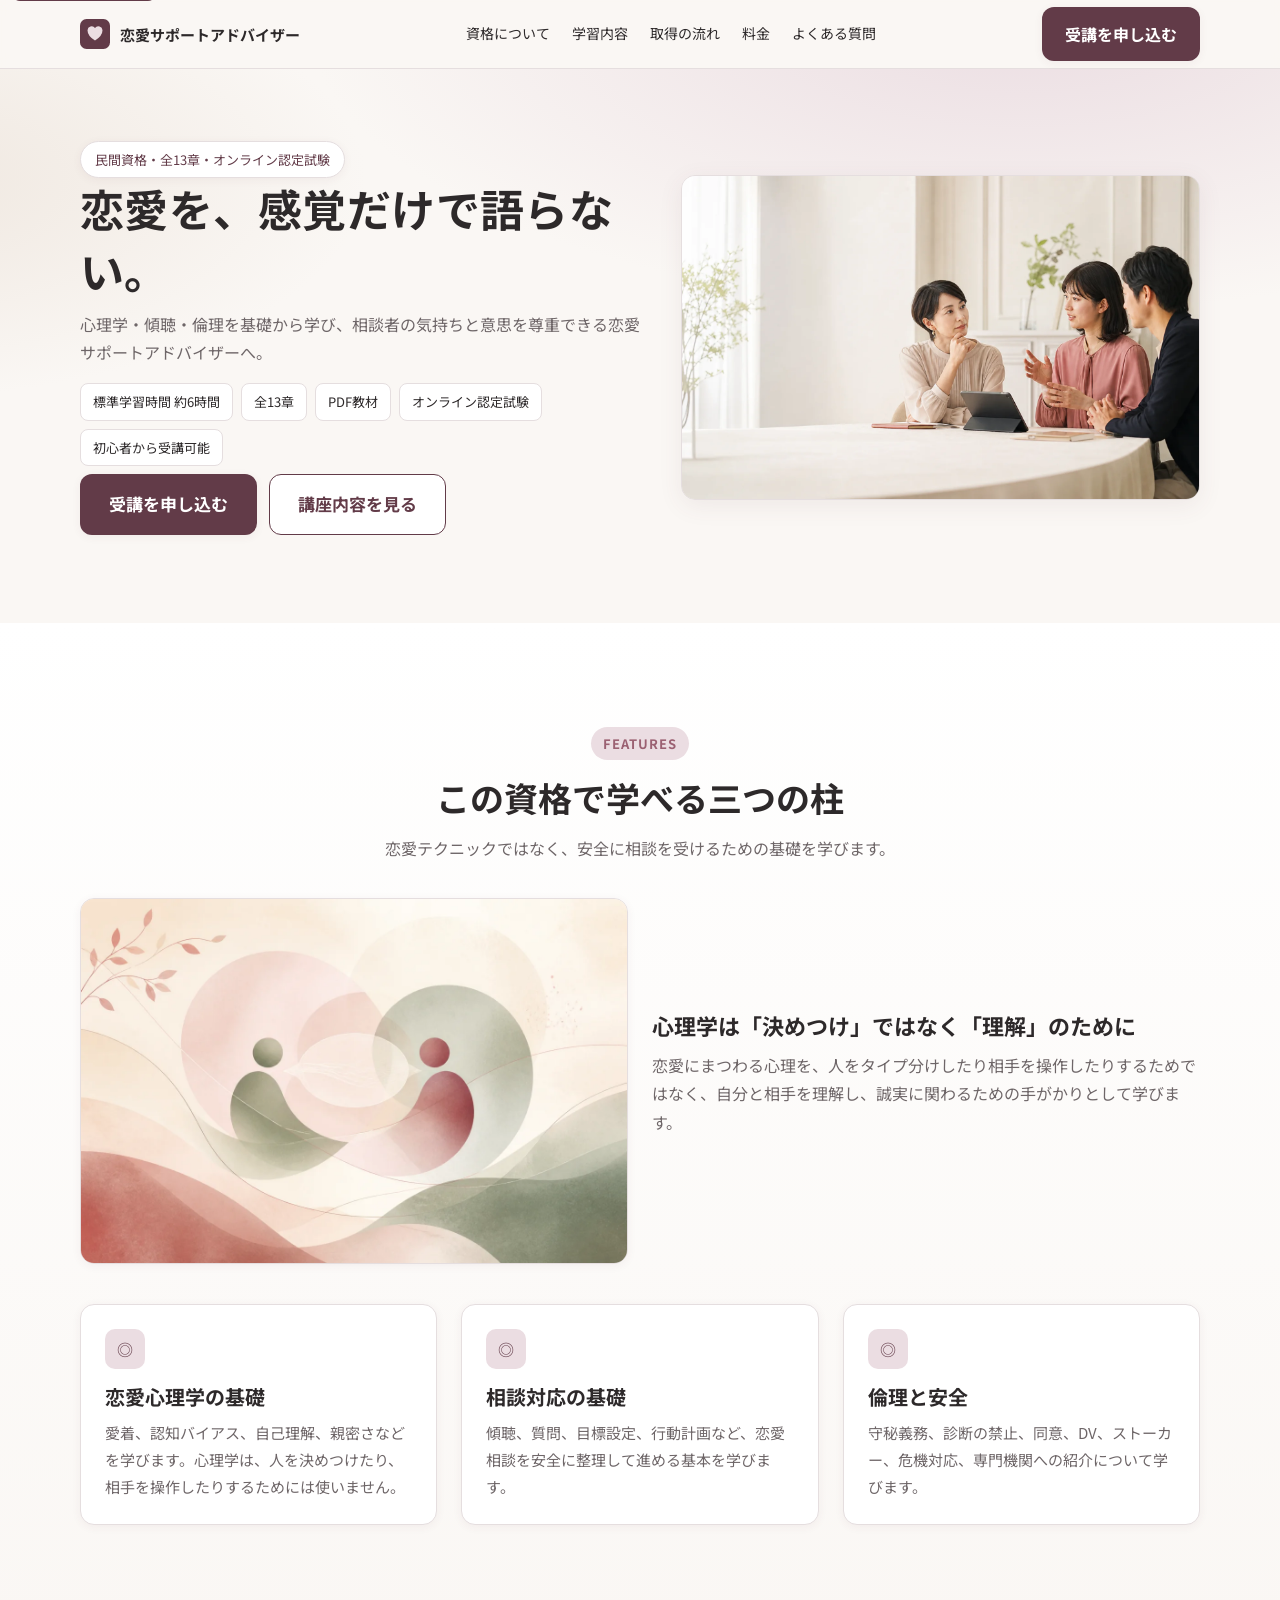
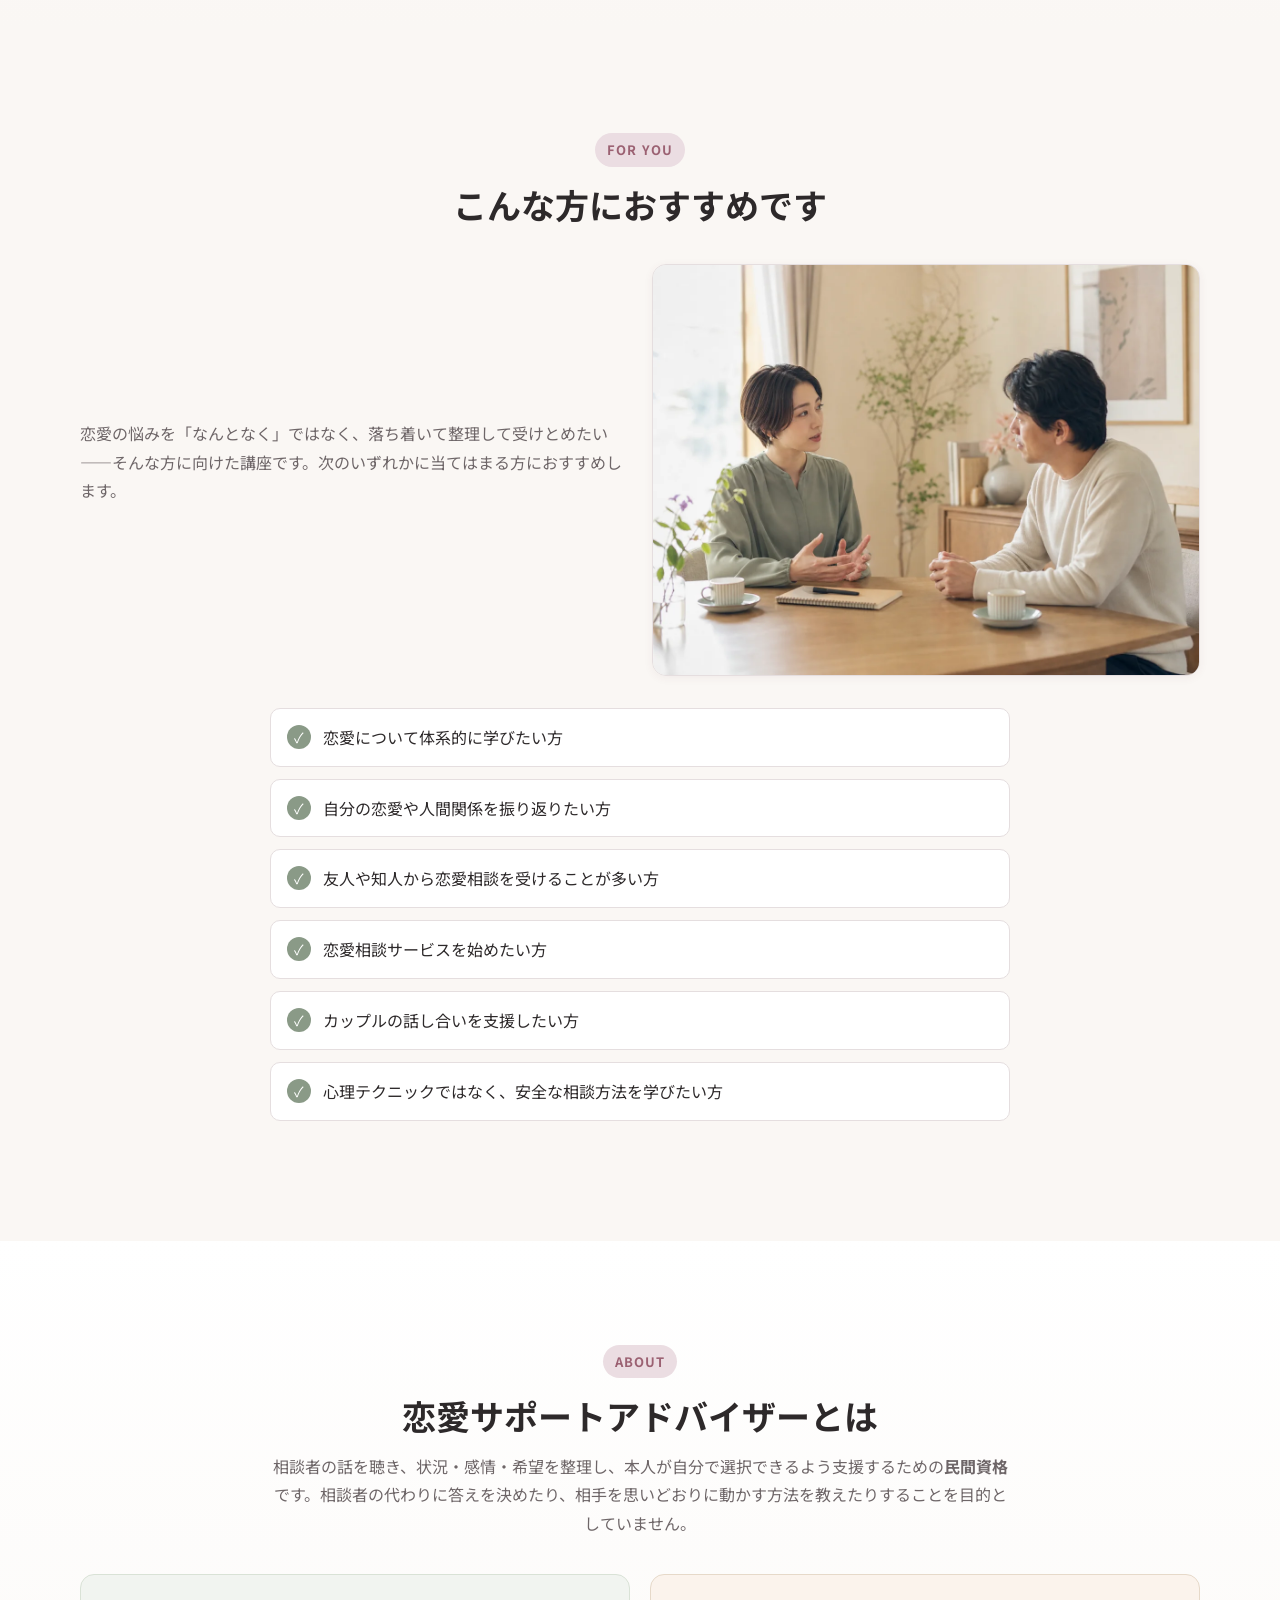
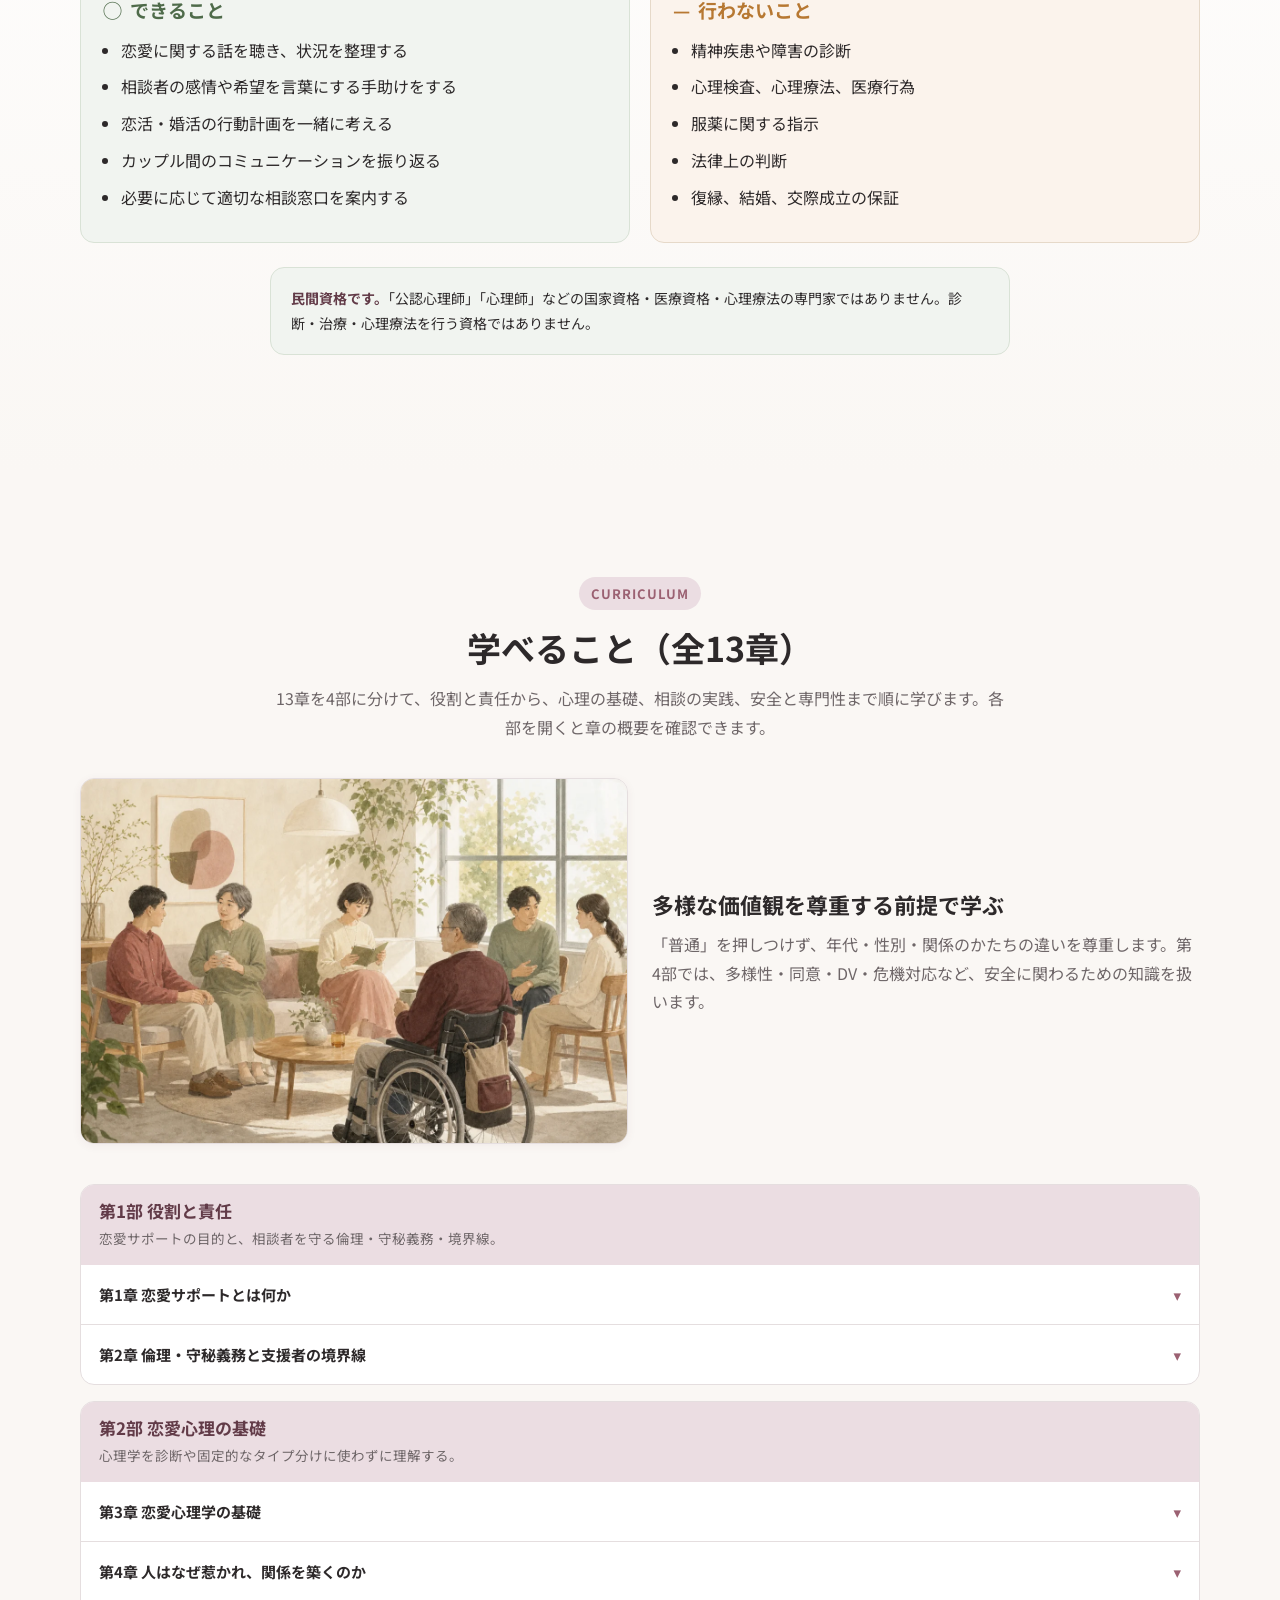
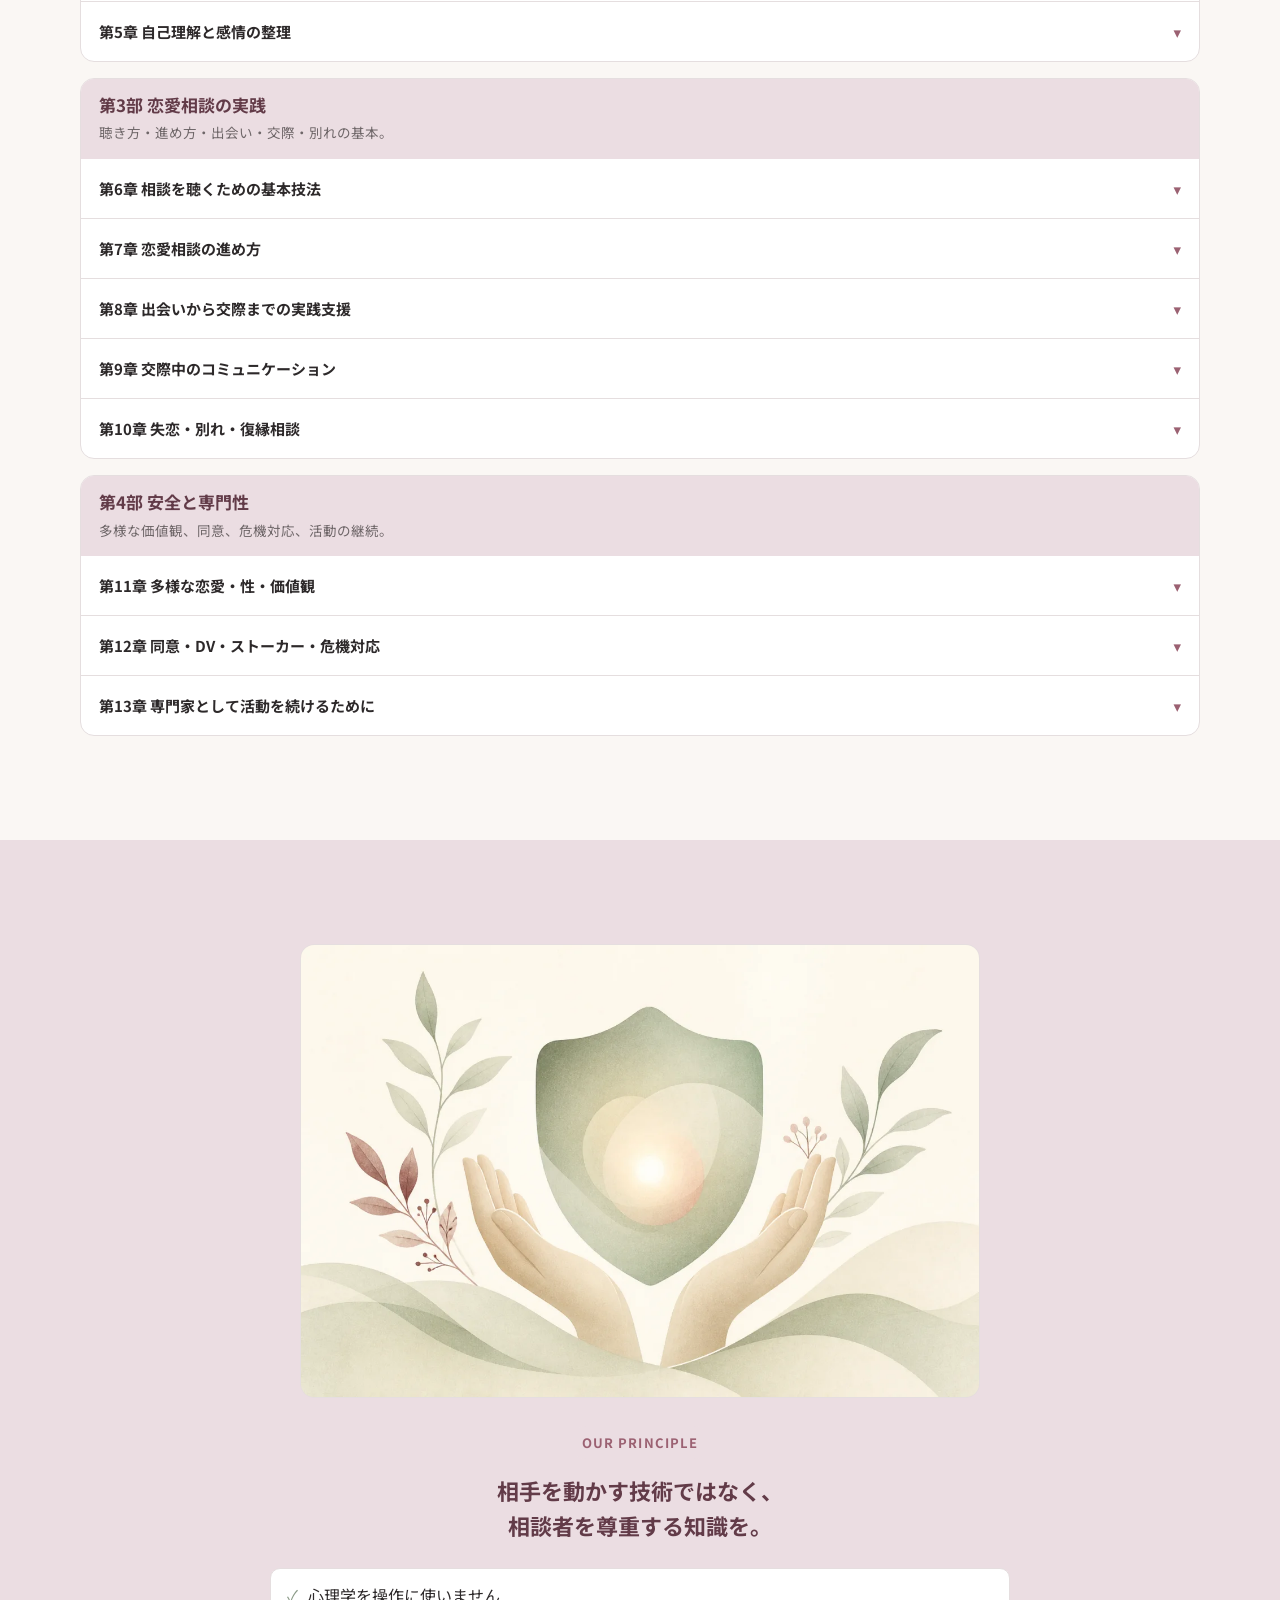
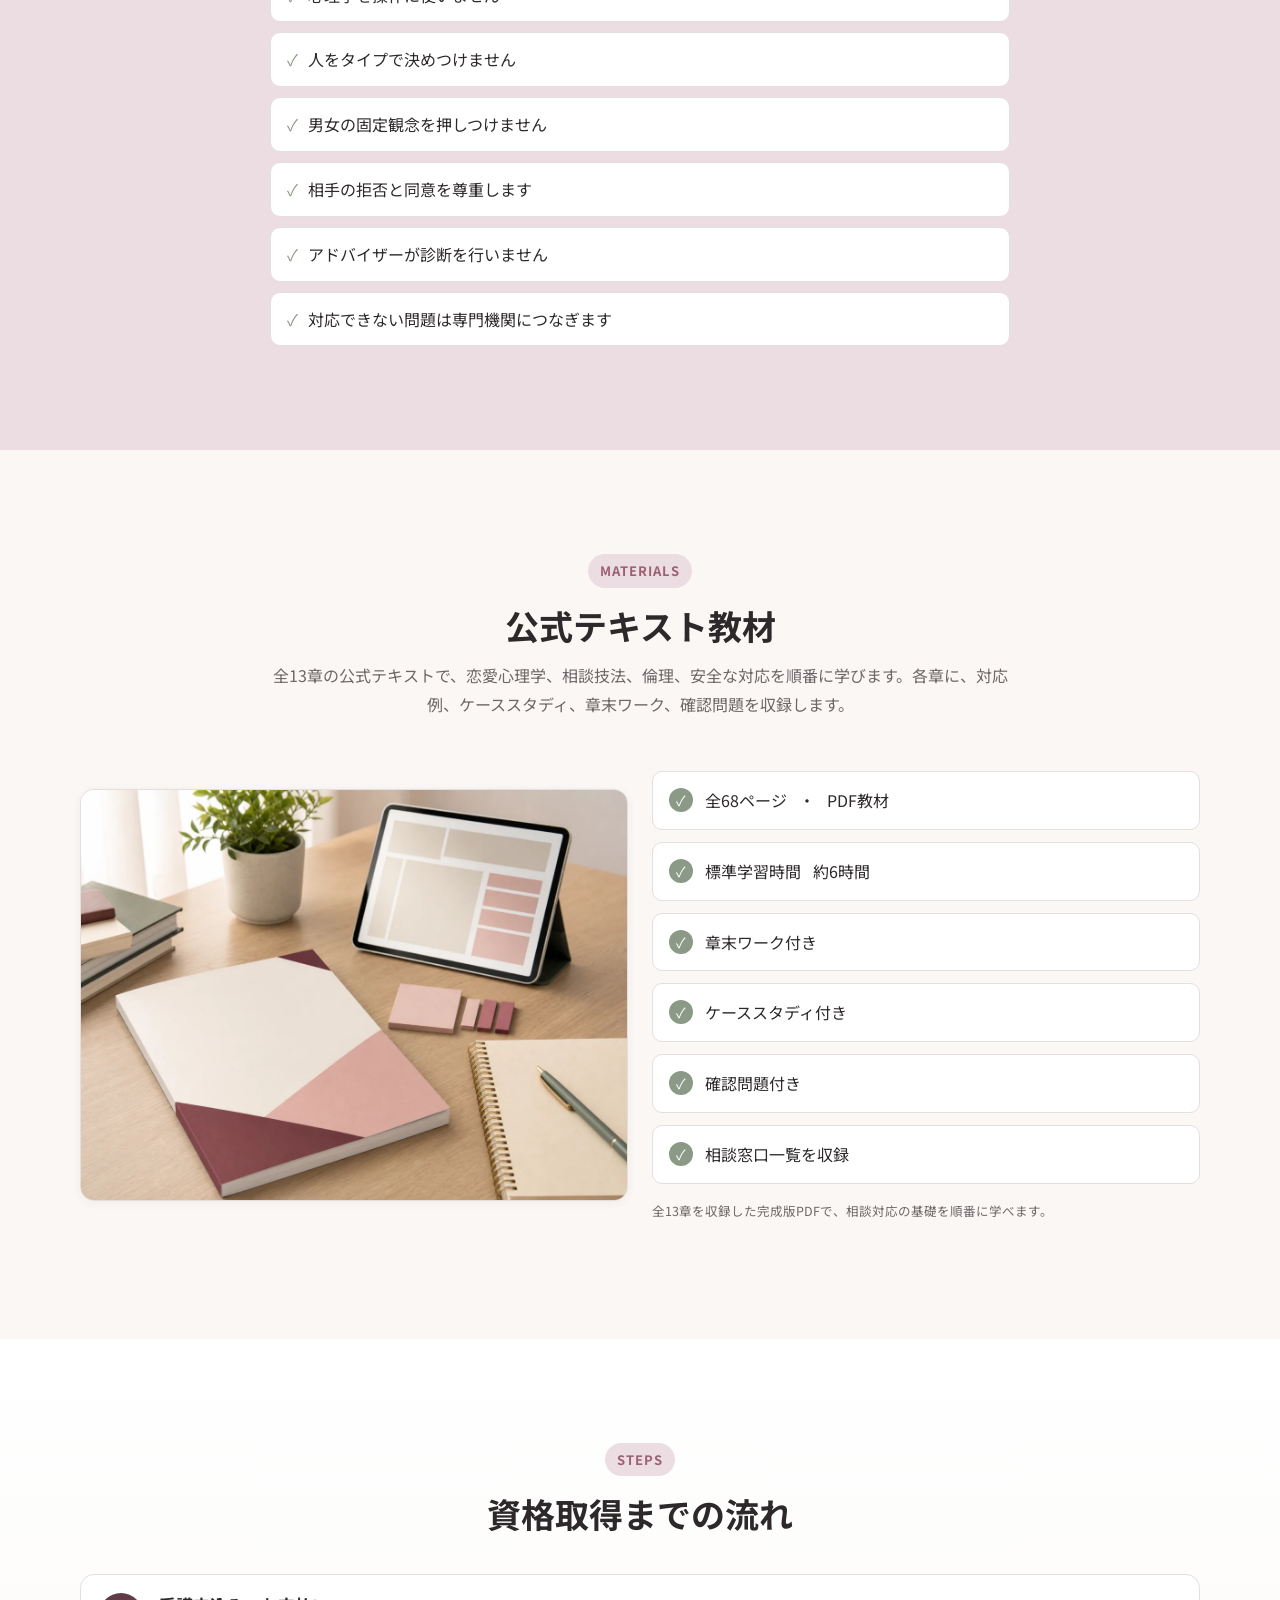
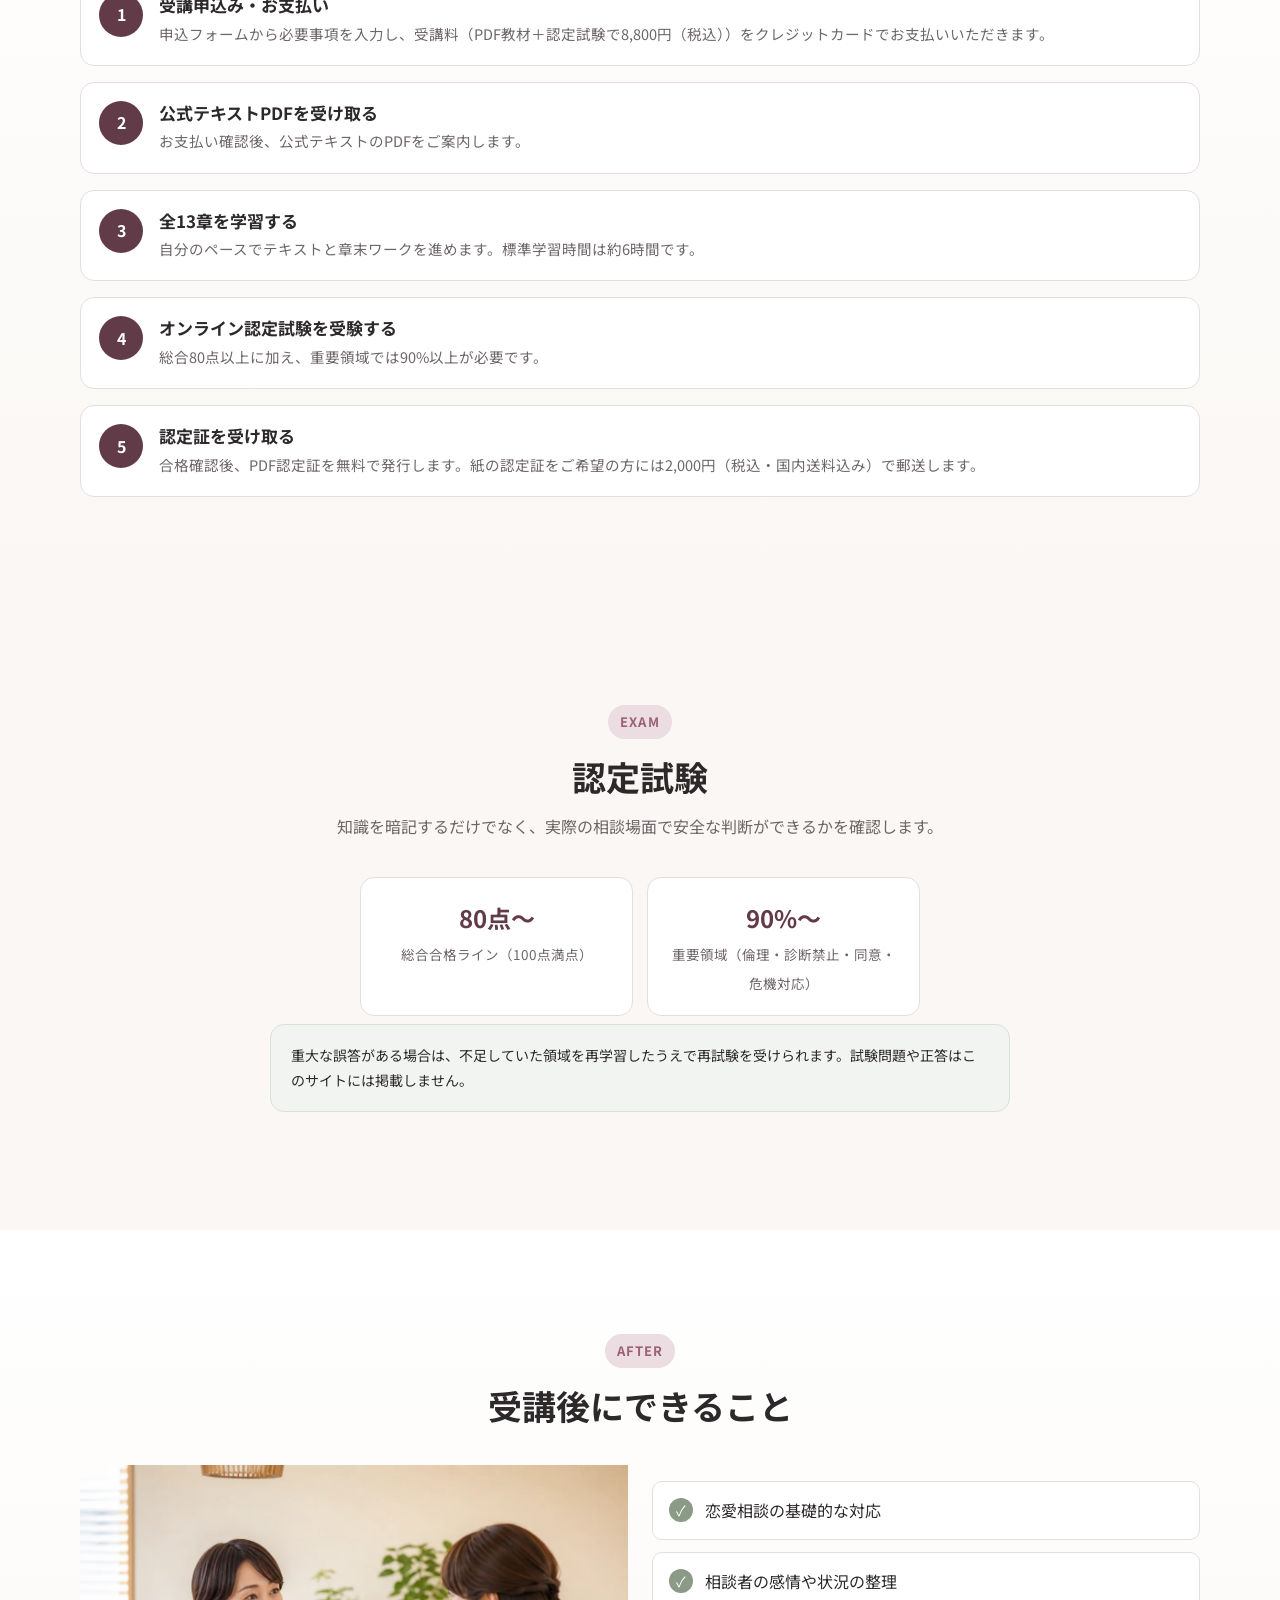
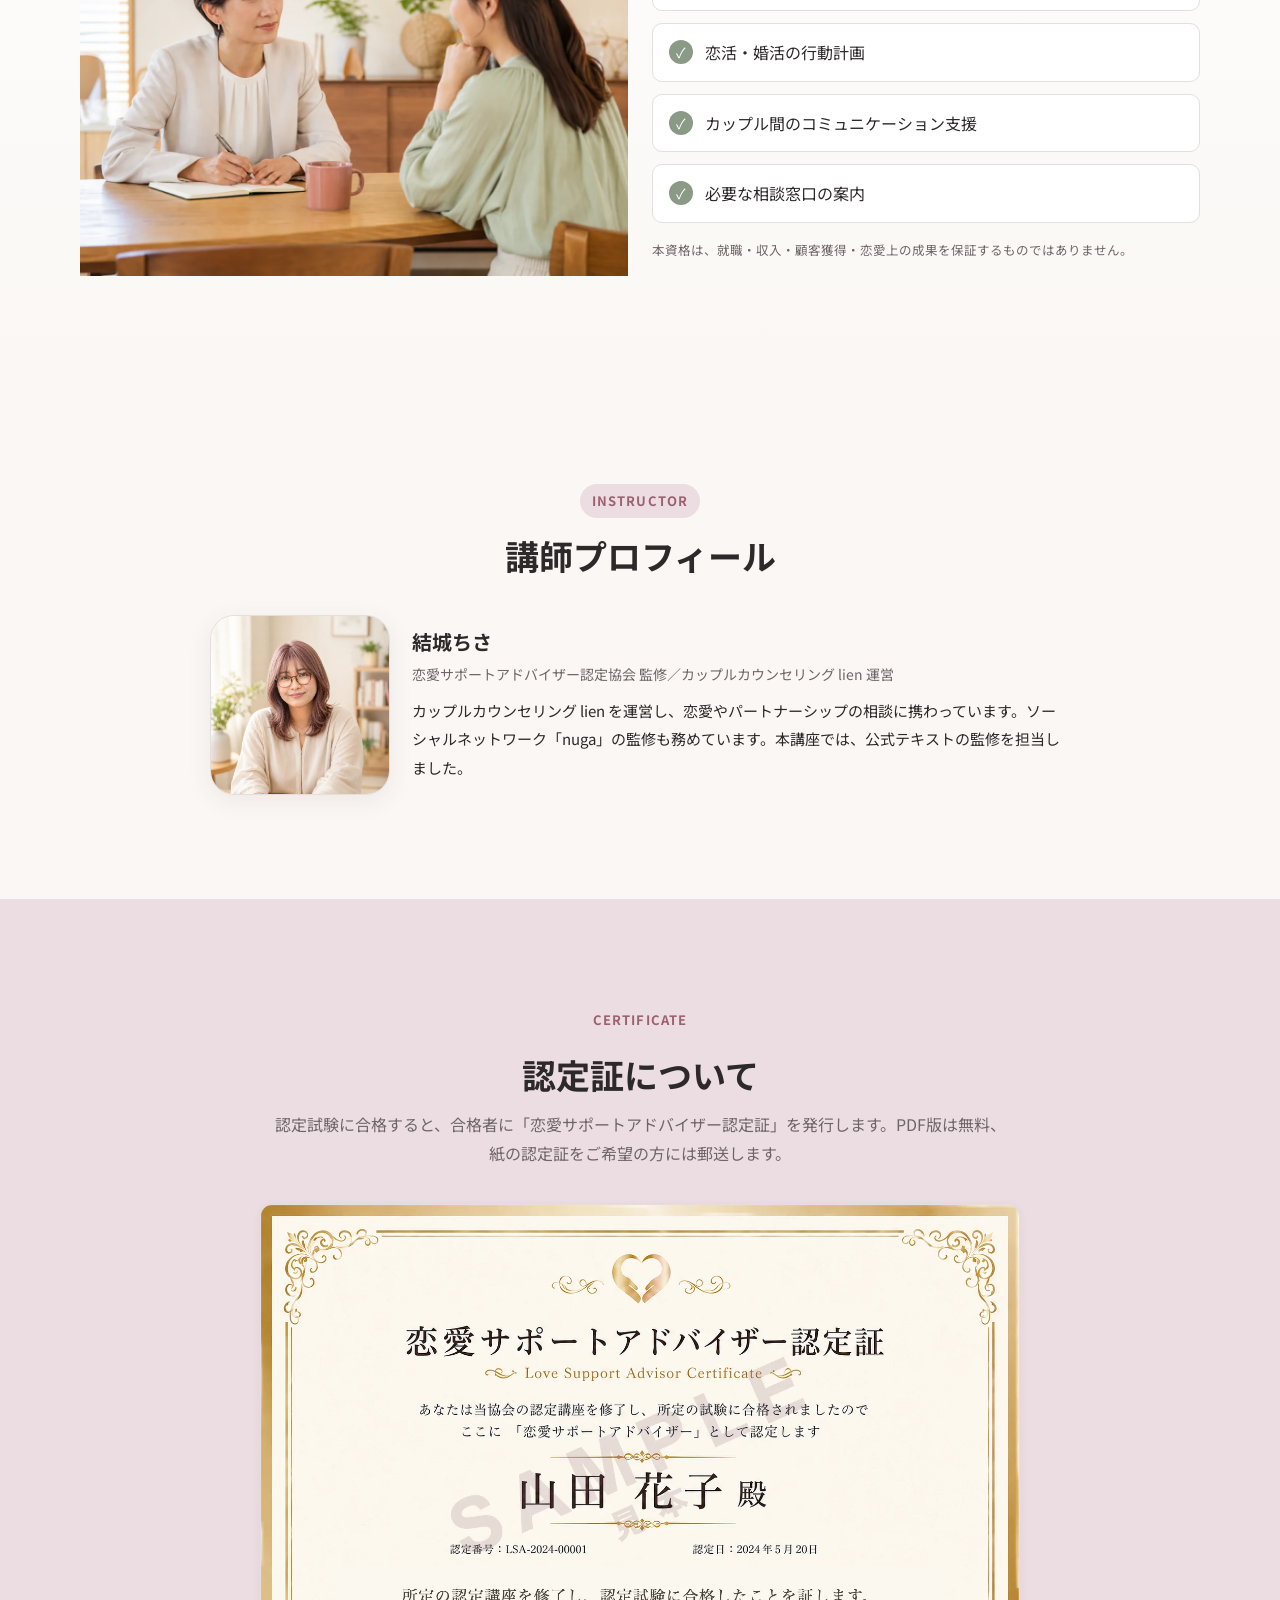
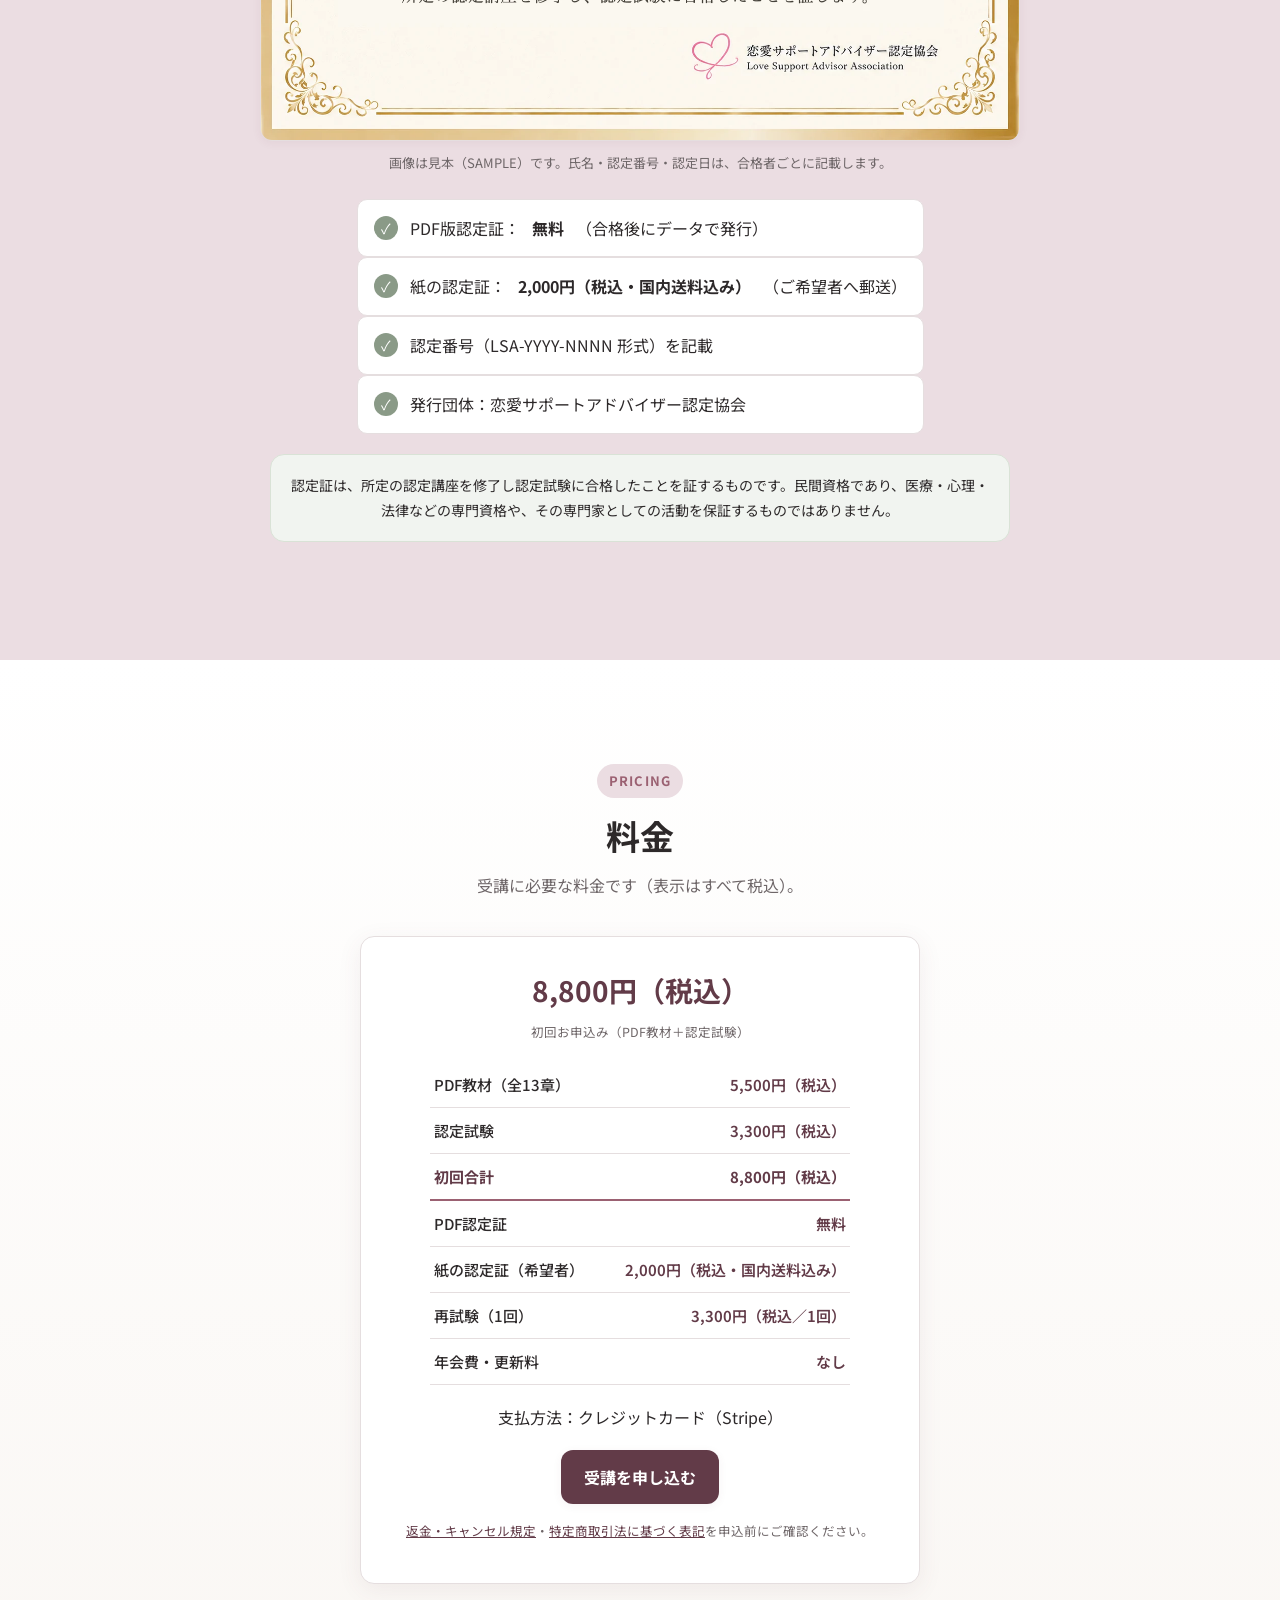
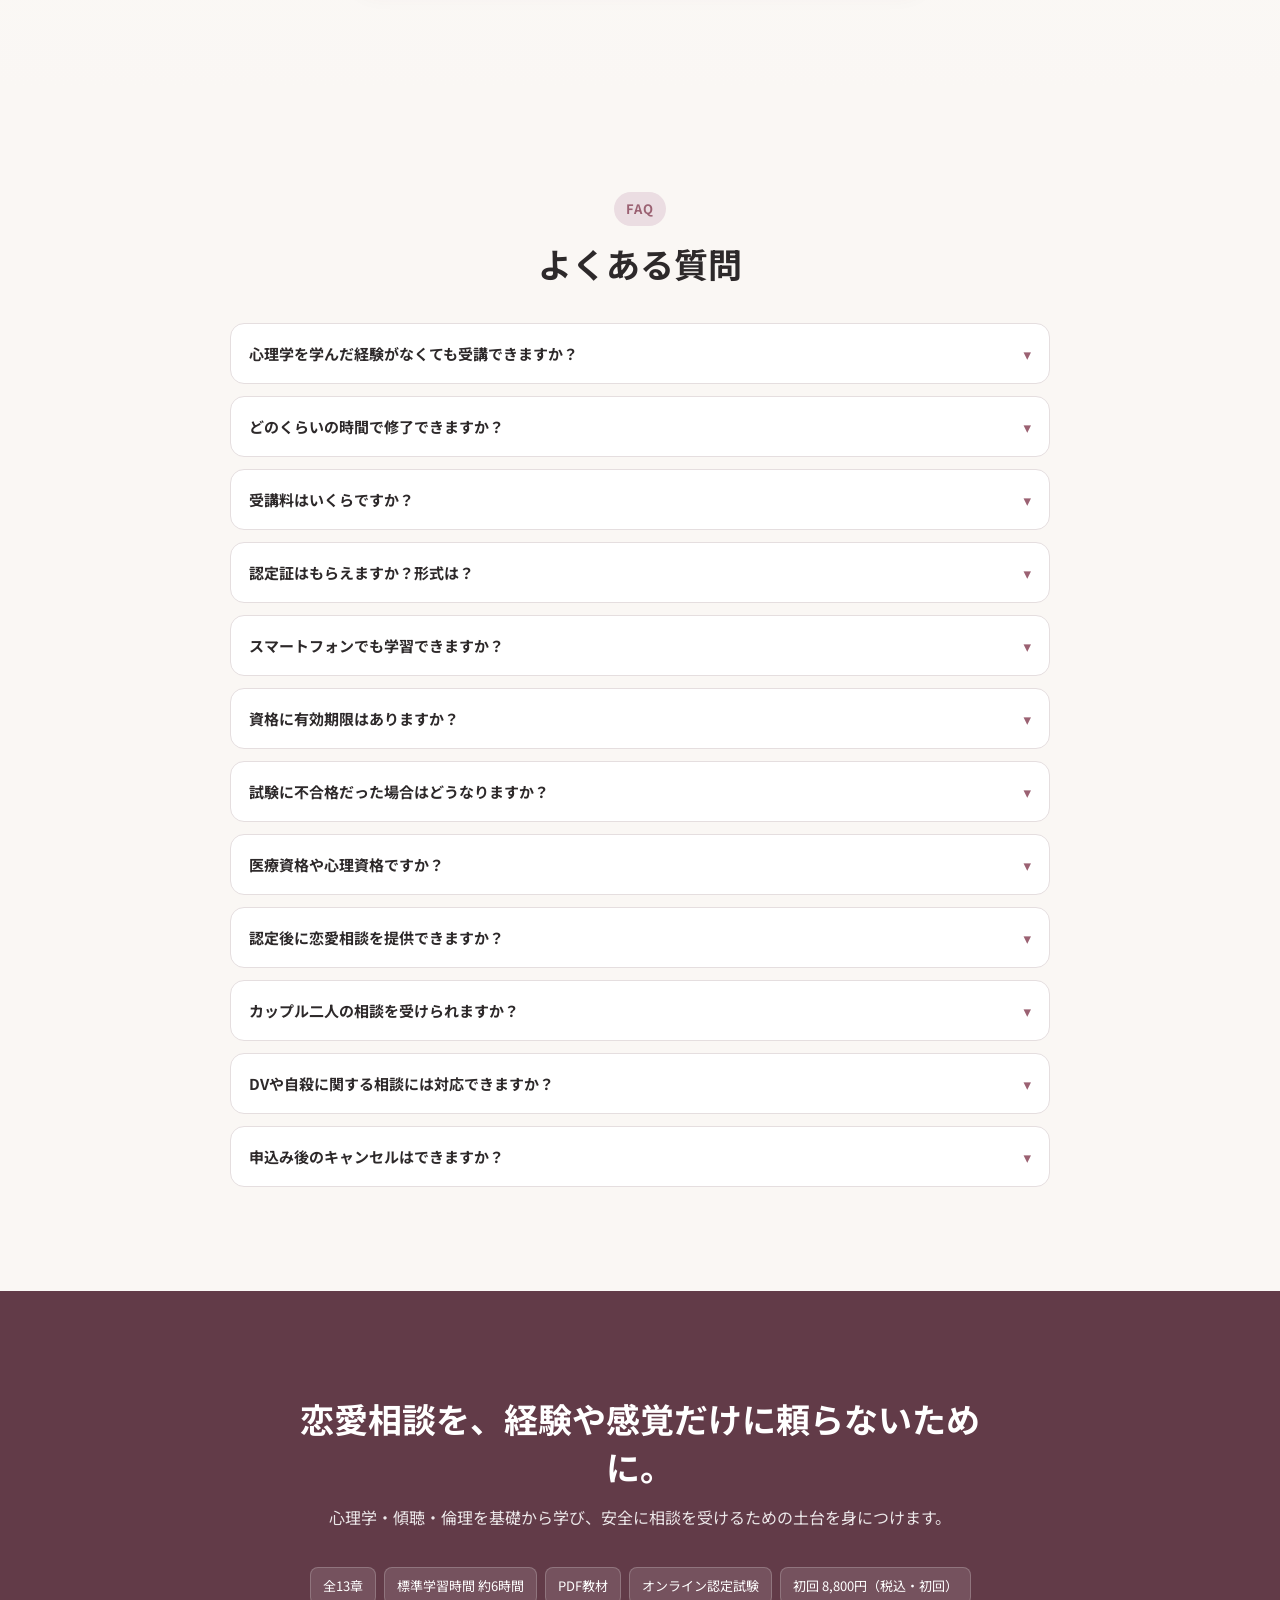
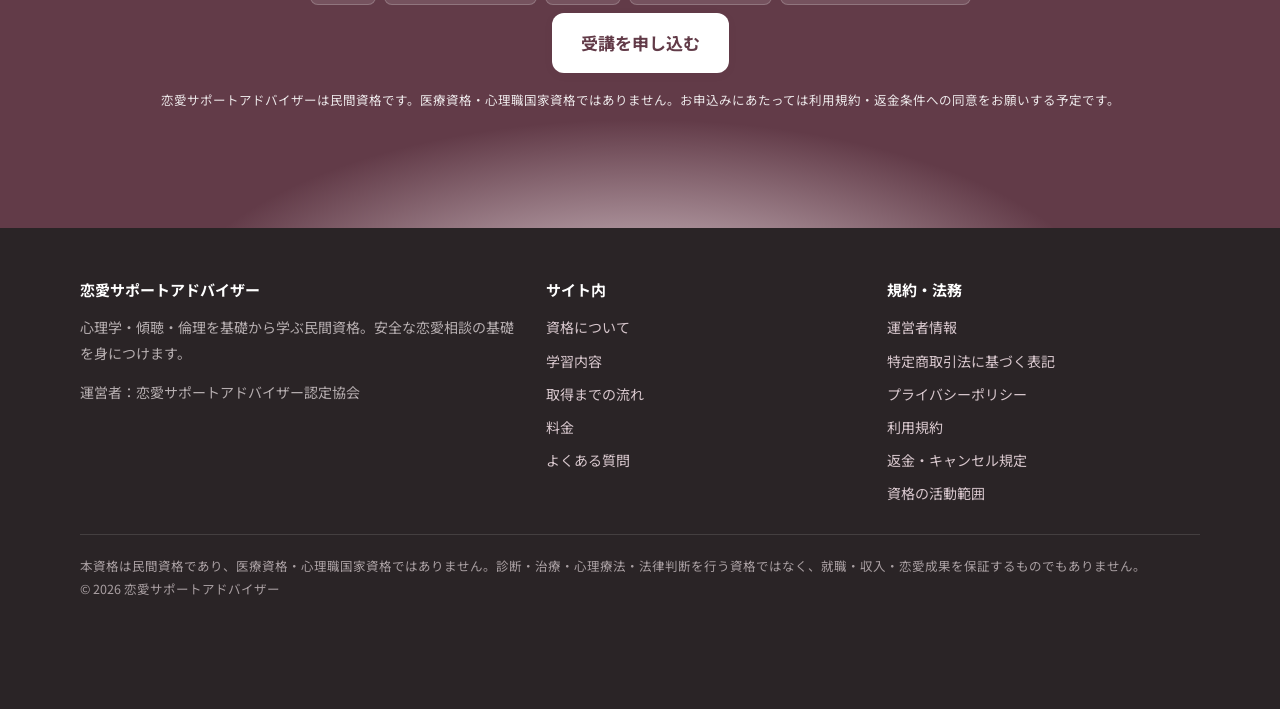
<file: index.html>
<!DOCTYPE html>
<html lang="ja">
<head>
<meta charset="utf-8">
<meta name="viewport" content="width=device-width, initial-scale=1">
<title>恋愛サポートアドバイザー認定資格｜心理学・傾聴・倫理を基礎から学ぶ</title>
<meta name="description" content="恋愛心理学、傾聴、相談の進め方、倫理、同意、DV・危機対応を約6時間で学ぶ民間資格「恋愛サポートアドバイザー」。全13章のPDF教材とオンライン認定試験で、安全な恋愛相談の基礎を身につけます。">
<meta name="robots" content="index,follow">
<link rel="canonical" href="https://lovesupport-advisor.com/">
<meta property="og:type" content="website">
<meta property="og:site_name" content="恋愛サポートアドバイザー">
<meta property="og:url" content="https://lovesupport-advisor.com/">
<meta property="og:title" content="恋愛サポートアドバイザー認定資格｜心理学・傾聴・倫理を基礎から学ぶ">
<meta property="og:description" content="恋愛心理学・傾聴・倫理・同意・危機対応を約6時間で学ぶ民間資格。全13章のPDF教材とオンライン認定試験。">
<meta property="og:image" content="https://lovesupport-advisor.com/assets/images/og-image.png">
<meta property="og:image:width" content="1200">
<meta property="og:image:height" content="630">
<meta name="twitter:card" content="summary_large_image">
<meta name="twitter:image" content="https://lovesupport-advisor.com/assets/images/og-image.png">
<link rel="icon" href="assets/images/favicon.svg" type="image/svg+xml">
<link rel="preconnect" href="https://fonts.googleapis.com">
<link rel="preconnect" href="https://fonts.gstatic.com" crossorigin>
<link href="https://fonts.googleapis.com/css2?family=Noto+Sans+JP:wght@400;500;700&family=Inter:wght@400;600;700&display=swap" rel="stylesheet">
<link rel="stylesheet" href="styles.css">
<script src="site.config.js"></script>
<script src="main.js" defer></script>
<script async src="https://www.googletagmanager.com/gtag/js?id=G-XND8C4W1LB"></script>
<script>window.dataLayer=window.dataLayer||[];function gtag(){dataLayer.push(arguments);}gtag('js',new Date());gtag('config','G-XND8C4W1LB');</script>
</head>
<body class="has-sticky">
<a class="skip-link" href="#main">本文へスキップ</a>

<header class="header">
  <div class="container header__inner">
    <a class="brand" href="#top" aria-label="恋愛サポートアドバイザー トップへ">
      <img class="brand__mark" src="assets/images/favicon.svg" width="30" height="30" alt="">
      <span>恋愛サポートアドバイザー</span>
    </a>
    <nav class="nav" aria-label="メインナビゲーション">
      <a href="#about">資格について</a>
      <a href="#curriculum">学習内容</a>
      <a href="#flow">取得の流れ</a>
      <a href="#pricing">料金</a>
      <a href="#faq">よくある質問</a>
    </nav>
    <a class="btn btn-primary header__cta" data-apply aria-disabled="true" role="button" tabindex="-1">受講を申し込む</a>
    <button class="menu-toggle" type="button" aria-expanded="false" aria-controls="mobile-nav">
      <span class="menu-toggle__bars" aria-hidden="true"><span></span><span></span><span></span></span>メニュー
    </button>
  </div>
  <nav id="mobile-nav" class="mobile-nav" aria-label="モバイルナビゲーション">
    <ul>
      <li><a href="#about">資格について</a></li>
      <li><a href="#features">資格の特徴</a></li>
      <li><a href="#curriculum">学習内容（全13章）</a></li>
      <li><a href="#flow">取得までの流れ</a></li>
      <li><a href="#exam">認定試験</a></li>
      <li><a href="#pricing">料金</a></li>
      <li><a href="#faq">よくある質問</a></li>
    </ul>
  </nav>
</header>

<main id="main">
<a id="top"></a>

<!-- 1. ファーストビュー -->
<section class="hero">
  <div class="container hero__inner">
    <div class="hero__copy">
      <span class="hero__badge">民間資格・全13章・オンライン認定試験</span>
      <h1>恋愛を、感覚だけで語らない。</h1>
      <p class="hero__sub">心理学・傾聴・倫理を基礎から学び、相談者の気持ちと意思を尊重できる恋愛サポートアドバイザーへ。</p>
      <ul class="hero__facts">
        <li>標準学習時間 <span data-config="facts.studyTime">約6時間</span></li>
        <li>全13章</li>
        <li>PDF教材</li>
        <li>オンライン認定試験</li>
        <li>初心者から受講可能</li>
      </ul>
      <div class="hero__cta">
        <a class="btn btn-primary btn--lg" data-apply aria-disabled="true" role="button" tabindex="-1">受講を申し込む</a>
        <a class="btn btn-secondary btn--lg" href="#curriculum">講座内容を見る</a>
      </div>
    </div>
    <div class="hero__media">
      <picture>
        <source srcset="assets/images/hero.webp" type="image/webp">
        <img src="assets/images/hero.svg" width="1600" height="1000" fetchpriority="high"
             alt="恋愛相談を学ぶ落ち着いた学習場面のイメージ">
      </picture>
    </div>
  </div>
</section>

<!-- 2. 資格の特徴 -->
<section class="section section--tint" id="features">
  <div class="container">
    <div class="section__head">
      <span class="section__eyebrow">FEATURES</span>
      <h2>この資格で学べる三つの柱</h2>
      <p class="section__lead">恋愛テクニックではなく、安全に相談を受けるための基礎を学びます。</p>
    </div>
    <div class="media-row" style="margin-bottom:40px;">
      <div class="media-row__media">
        <picture>
          <source srcset="assets/images/psychology.webp" type="image/webp">
          <img src="assets/images/psychology.svg" width="1200" height="800" loading="lazy"
               alt="恋愛心理学を理解の手がかりとして学ぶことを表すイメージ">
        </picture>
      </div>
      <div class="media-row__body">
        <h3>心理学は「決めつけ」ではなく「理解」のために</h3>
        <p>恋愛にまつわる心理を、人をタイプ分けしたり相手を操作したりするためではなく、自分と相手を理解し、誠実に関わるための手がかりとして学びます。</p>
      </div>
    </div>
    <div class="grid cols-3">
      <article class="card">
        <div class="card__icon" aria-hidden="true">◎</div>
        <h3>恋愛心理学の基礎</h3>
        <p>愛着、認知バイアス、自己理解、親密さなどを学びます。心理学は、人を決めつけたり、相手を操作したりするためには使いません。</p>
      </article>
      <article class="card">
        <div class="card__icon" aria-hidden="true">◎</div>
        <h3>相談対応の基礎</h3>
        <p>傾聴、質問、目標設定、行動計画など、恋愛相談を安全に整理して進める基本を学びます。</p>
      </article>
      <article class="card">
        <div class="card__icon" aria-hidden="true">◎</div>
        <h3>倫理と安全</h3>
        <p>守秘義務、診断の禁止、同意、DV、ストーカー、危機対応、専門機関への紹介について学びます。</p>
      </article>
    </div>
  </div>
</section>

<!-- 3. こんな方におすすめ -->
<section class="section" id="audience">
  <div class="container">
    <div class="section__head">
      <span class="section__eyebrow">FOR YOU</span>
      <h2>こんな方におすすめです</h2>
    </div>
    <div class="media-row reverse" style="margin-bottom:32px;">
      <div class="media-row__media">
        <picture>
          <source srcset="assets/images/learning.webp" type="image/webp">
          <img src="assets/images/learning.svg" width="1200" height="900" loading="lazy"
               alt="相談者の話を傾聴する穏やかな学習場面のイメージ">
        </picture>
      </div>
      <div class="media-row__body">
        <p>恋愛の悩みを「なんとなく」ではなく、落ち着いて整理して受けとめたい——そんな方に向けた講座です。次のいずれかに当てはまる方におすすめします。</p>
      </div>
    </div>
    <ul class="checklist">
      <li><span class="tick" aria-hidden="true">✓</span>恋愛について体系的に学びたい方</li>
      <li><span class="tick" aria-hidden="true">✓</span>自分の恋愛や人間関係を振り返りたい方</li>
      <li><span class="tick" aria-hidden="true">✓</span>友人や知人から恋愛相談を受けることが多い方</li>
      <li><span class="tick" aria-hidden="true">✓</span>恋愛相談サービスを始めたい方</li>
      <li><span class="tick" aria-hidden="true">✓</span>カップルの話し合いを支援したい方</li>
      <li><span class="tick" aria-hidden="true">✓</span>心理テクニックではなく、安全な相談方法を学びたい方</li>
    </ul>
  </div>
</section>

<!-- 4 & 5. 恋愛サポートアドバイザーとは / できること・行わないこと -->
<section class="section section--tint" id="about">
  <div class="container">
    <div class="section__head">
      <span class="section__eyebrow">ABOUT</span>
      <h2>恋愛サポートアドバイザーとは</h2>
      <p class="section__lead">相談者の話を聴き、状況・感情・希望を整理し、本人が自分で選択できるよう支援するための<strong>民間資格</strong>です。相談者の代わりに答えを決めたり、相手を思いどおりに動かす方法を教えたりすることを目的としていません。</p>
    </div>
    <div class="split">
      <div class="panel panel--can">
        <h3><span aria-hidden="true">◯</span>できること</h3>
        <ul>
          <li>恋愛に関する話を聴き、状況を整理する</li>
          <li>相談者の感情や希望を言葉にする手助けをする</li>
          <li>恋活・婚活の行動計画を一緒に考える</li>
          <li>カップル間のコミュニケーションを振り返る</li>
          <li>必要に応じて適切な相談窓口を案内する</li>
        </ul>
      </div>
      <div class="panel panel--cannot">
        <h3><span aria-hidden="true">—</span>行わないこと</h3>
        <ul>
          <li>精神疾患や障害の診断</li>
          <li>心理検査、心理療法、医療行為</li>
          <li>服薬に関する指示</li>
          <li>法律上の判断</li>
          <li>復縁、結婚、交際成立の保証</li>
        </ul>
      </div>
    </div>
    <p class="notice" style="margin-top:24px;"><strong>民間資格です。</strong>「公認心理師」「心理師」などの国家資格・医療資格・心理療法の専門家ではありません。診断・治療・心理療法を行う資格ではありません。</p>
  </div>
</section>

<!-- 6. 全13章のカリキュラム -->
<section class="section" id="curriculum">
  <div class="container">
    <div class="section__head">
      <span class="section__eyebrow">CURRICULUM</span>
      <h2>学べること（全13章）</h2>
      <p class="section__lead">13章を4部に分けて、役割と責任から、心理の基礎、相談の実践、安全と専門性まで順に学びます。各部を開くと章の概要を確認できます。</p>
    </div>
    <div class="media-row" style="margin-bottom:40px;">
      <div class="media-row__media">
        <picture>
          <source srcset="assets/images/diversity.webp" type="image/webp">
          <img src="assets/images/diversity.svg" width="1200" height="800" loading="lazy"
               alt="多様な年代・性別・関係性の人々を尊重することを表すイメージ">
        </picture>
      </div>
      <div class="media-row__body">
        <h3>多様な価値観を尊重する前提で学ぶ</h3>
        <p>「普通」を押しつけず、年代・性別・関係のかたちの違いを尊重します。第4部では、多様性・同意・DV・危機対応など、安全に関わるための知識を扱います。</p>
      </div>
    </div>
    <div class="parts">

      <div class="part">
        <div class="part__head"><h3>第1部 役割と責任</h3><p>恋愛サポートの目的と、相談者を守る倫理・守秘義務・境界線。</p></div>
        <details class="acc"><summary>第1章 恋愛サポートとは何か<span class="chev" aria-hidden="true">▾</span></summary><div class="acc__body">恋愛サポートの目的、アドバイス・コーチング・カウンセリングの違い、できること・できないことと民間資格の位置づけを学びます。</div></details>
        <details class="acc"><summary>第2章 倫理・守秘義務と支援者の境界線<span class="chev" aria-hidden="true">▾</span></summary><div class="acc__body">守秘義務とその例外、多重関係・恋愛関係・金銭の禁止、記録と同意、事例利用の扱いを学びます。</div></details>
      </div>

      <div class="part">
        <div class="part__head"><h3>第2部 恋愛心理の基礎</h3><p>心理学を診断や固定的なタイプ分けに使わずに理解する。</p></div>
        <details class="acc"><summary>第3章 恋愛心理学の基礎<span class="chev" aria-hidden="true">▾</span></summary><div class="acc__body">理論・研究結果・俗説の区別、相関と因果、愛着を診断や固定ラベルにしない考え方を学びます。</div></details>
        <details class="acc"><summary>第4章 人はなぜ惹かれ、関係を築くのか<span class="chev" aria-hidden="true">▾</span></summary><div class="acc__body">愛の三角理論や有名な心理効果を、限界とともに理解し、操作技術として使わない姿勢を学びます。</div></details>
        <details class="acc"><summary>第5章 自己理解と感情の整理<span class="chev" aria-hidden="true">▾</span></summary><div class="acc__body">事実・解釈・感情・希望を分けて整理する、本書の中心スキルを学びます。</div></details>
      </div>

      <div class="part">
        <div class="part__head"><h3>第3部 恋愛相談の実践</h3><p>聴き方・進め方・出会い・交際・別れの基本。</p></div>
        <details class="acc"><summary>第6章 相談を聴くための基本技法<span class="chev" aria-hidden="true">▾</span></summary><div class="acc__body">傾聴・要約・質問の使い分け、断定や説得を避ける聴き方を学びます。</div></details>
        <details class="acc"><summary>第7章 恋愛相談の進め方<span class="chev" aria-hidden="true">▾</span></summary><div class="acc__body">受付から目標設定、選択肢の整理、終結・専門機関への紹介までの流れを学びます。</div></details>
        <details class="acc"><summary>第8章 出会いから交際までの実践支援<span class="chev" aria-hidden="true">▾</span></summary><div class="acc__body">安全と同意を最優先に、出会いから交際までの選択肢を整理して支援します。</div></details>
        <details class="acc"><summary>第9章 交際中のコミュニケーション<span class="chev" aria-hidden="true">▾</span></summary><div class="acc__body">対立を人格批判にせず、事実と要望で整理するコミュニケーションを学びます。</div></details>
        <details class="acc"><summary>第10章 失恋・別れ・復縁相談<span class="chev" aria-hidden="true">▾</span></summary><div class="acc__body">喪失への寄り添い、拒絶と境界線の尊重、ストーカー化を防ぐ視点を学びます。</div></details>
      </div>

      <div class="part">
        <div class="part__head"><h3>第4部 安全と専門性</h3><p>多様な価値観、同意、危機対応、活動の継続。</p></div>
        <details class="acc"><summary>第11章 多様な恋愛・性・価値観<span class="chev" aria-hidden="true">▾</span></summary><div class="acc__body">「普通」を押しつけず、多様な価値観や関係のかたちを尊重して対応します。</div></details>
        <details class="acc"><summary>第12章 同意・DV・ストーカー・危機対応<span class="chev" aria-hidden="true">▾</span></summary><div class="acc__body">同意の条件、DVやストーカー、自傷・自殺の危険を見分け、専門機関へ安全につなぐ方法を学びます。</div></details>
        <details class="acc"><summary>第13章 専門家として活動を続けるために<span class="chev" aria-hidden="true">▾</span></summary><div class="acc__body">記録・契約・広告表示の注意、守秘との関係、支援者自身のセルフケアを学びます。</div></details>
      </div>

    </div>
  </div>
</section>

<!-- 7. この資格が大切にすること -->
<section class="section section--rose" id="values">
  <div class="container">
    <div style="max-width:680px;margin:0 auto 28px;">
      <picture>
        <source srcset="assets/images/ethics.webp" type="image/webp">
        <img src="assets/images/ethics.svg" width="1200" height="800" loading="lazy"
             style="border-radius:14px;border:1px solid var(--border);"
             alt="倫理と安全を大切にすることを表すイメージ">
      </picture>
    </div>
    <div class="principle">
      <span class="section__eyebrow">OUR PRINCIPLE</span>
      <p class="principle__msg">相手を動かす技術ではなく、<br>相談者を尊重する知識を。</p>
      <ul>
        <li><span class="tick" aria-hidden="true">✓</span>心理学を操作に使いません</li>
        <li><span class="tick" aria-hidden="true">✓</span>人をタイプで決めつけません</li>
        <li><span class="tick" aria-hidden="true">✓</span>男女の固定観念を押しつけません</li>
        <li><span class="tick" aria-hidden="true">✓</span>相手の拒否と同意を尊重します</li>
        <li><span class="tick" aria-hidden="true">✓</span>アドバイザーが診断を行いません</li>
        <li><span class="tick" aria-hidden="true">✓</span>対応できない問題は専門機関につなぎます</li>
      </ul>
    </div>
  </div>
</section>

<!-- 8. 教材紹介 -->
<section class="section" id="materials">
  <div class="container">
    <div class="section__head">
      <span class="section__eyebrow">MATERIALS</span>
      <h2>公式テキスト教材</h2>
      <p class="section__lead">全13章の公式テキストで、恋愛心理学、相談技法、倫理、安全な対応を順番に学びます。各章に、対応例、ケーススタディ、章末ワーク、確認問題を収録します。</p>
    </div>
    <div class="media-row">
      <div class="media-row__media">
        <picture>
          <source srcset="assets/images/textbook.webp" type="image/webp">
          <img src="assets/images/textbook.svg" width="1200" height="900" loading="lazy"
               alt="公式テキスト教材とタブレットのイメージ">
        </picture>
      </div>
      <div class="media-row__body">
        <ul class="checklist" style="max-width:none;">
          <li><span class="tick" aria-hidden="true">✓</span><span data-config="facts.pages">全68ページ</span>・<span data-config="facts.format">PDF教材</span></li>
          <li><span class="tick" aria-hidden="true">✓</span>標準学習時間 <span data-config="facts.studyTime">約6時間</span></li>
          <li><span class="tick" aria-hidden="true">✓</span>章末ワーク付き</li>
          <li><span class="tick" aria-hidden="true">✓</span>ケーススタディ付き</li>
          <li><span class="tick" aria-hidden="true">✓</span>確認問題付き</li>
          <li><span class="tick" aria-hidden="true">✓</span>相談窓口一覧を収録</li>
        </ul>
        <p class="hero__notice">全13章を収録した完成版PDFで、相談対応の基礎を順番に学べます。</p>
      </div>
    </div>
  </div>
</section>

<!-- 9. 資格取得までの流れ -->
<section class="section section--tint" id="flow">
  <div class="container">
    <div class="section__head">
      <span class="section__eyebrow">STEPS</span>
      <h2>資格取得までの流れ</h2>
    </div>
    <div class="steps">
      <div class="step"><div class="step__num">1</div><div><h3>受講申込み・お支払い</h3><p>申込フォームから必要事項を入力し、受講料（PDF教材＋認定試験で<span data-config="pricing.firstTotal">8,800円（税込）</span>）をクレジットカードでお支払いいただきます。</p></div></div>
      <div class="step"><div class="step__num">2</div><div><h3>公式テキストPDFを受け取る</h3><p>お支払い確認後、公式テキストのPDFをご案内します。</p></div></div>
      <div class="step"><div class="step__num">3</div><div><h3>全13章を学習する</h3><p>自分のペースでテキストと章末ワークを進めます。標準学習時間は<span data-config="facts.studyTime">約6時間</span>です。</p></div></div>
      <div class="step"><div class="step__num">4</div><div><h3>オンライン認定試験を受験する</h3><p><span data-config="facts.passOverall">総合80点以上</span>に加え、重要領域では<span data-config="facts.passKeyArea">90%以上</span>が必要です。</p></div></div>
      <div class="step"><div class="step__num">5</div><div><h3>認定証を受け取る</h3><p>合格確認後、PDF認定証を無料で発行します。紙の認定証をご希望の方には<span data-config="pricing.certPaper">2,000円（税込・国内送料込み）</span>で郵送します。</p></div></div>
    </div>
  </div>
</section>

<!-- 10. 認定試験 -->
<section class="section" id="exam">
  <div class="container">
    <div class="section__head">
      <span class="section__eyebrow">EXAM</span>
      <h2>認定試験</h2>
      <p class="section__lead">知識を暗記するだけでなく、実際の相談場面で安全な判断ができるかを確認します。</p>
    </div>
    <div class="exam-stats two">
      <div class="stat"><b>80点〜</b><span>総合合格ライン（100点満点）</span></div>
      <div class="stat"><b>90%〜</b><span>重要領域（倫理・診断禁止・同意・危機対応）</span></div>
    </div>
    <p class="notice">重大な誤答がある場合は、不足していた領域を再学習したうえで再試験を受けられます。試験問題や正答はこのサイトには掲載しません。</p>
  </div>
</section>

<!-- 11. 受講後にできること -->
<section class="section section--tint" id="after">
  <div class="container">
    <div class="section__head">
      <span class="section__eyebrow">AFTER</span>
      <h2>受講後にできること</h2>
    </div>
    <div class="grid cols-2">
      <div class="media-row__media">
        <picture>
          <source srcset="assets/images/activity.webp" type="image/webp">
          <img src="assets/images/activity.svg" width="1200" height="900" loading="lazy"
               alt="資格取得後に恋愛相談を行う活動のイメージ">
        </picture>
      </div>
      <div>
        <ul class="checklist" style="max-width:none;">
          <li><span class="tick" aria-hidden="true">✓</span>恋愛相談の基礎的な対応</li>
          <li><span class="tick" aria-hidden="true">✓</span>相談者の感情や状況の整理</li>
          <li><span class="tick" aria-hidden="true">✓</span>恋活・婚活の行動計画</li>
          <li><span class="tick" aria-hidden="true">✓</span>カップル間のコミュニケーション支援</li>
          <li><span class="tick" aria-hidden="true">✓</span>必要な相談窓口の案内</li>
        </ul>
        <p class="hero__notice">本資格は、就職・収入・顧客獲得・恋愛上の成果を保証するものではありません。</p>
      </div>
    </div>
  </div>
</section>

<!-- 12. 講師プロフィール -->
<section class="section" id="profile">
  <div class="container">
    <div class="section__head">
      <span class="section__eyebrow">INSTRUCTOR</span>
      <h2>講師プロフィール</h2>
    </div>
    <div class="profile">
      <picture>
        <source srcset="assets/images/profile.webp" type="image/webp">
        <img class="profile__img" src="assets/images/profile.png" width="180" height="180" loading="lazy"
             alt="講師のプロフィール写真">
      </picture>
      <div class="profile__body">
        <h3 data-config="instructor.name">結城ちさ</h3>
        <p class="profile__role" data-config="instructor.title">恋愛サポートアドバイザー認定協会 監修／カップルカウンセリング lien 運営</p>
        <p class="profile__bio" data-config="instructor.bio">カップルカウンセリング lien を運営し、恋愛やパートナーシップの相談に携わっています。ソーシャルネットワーク「nuga」の監修も務めています。本講座では、公式テキストの監修を担当しました。</p>
      </div>
    </div>
  </div>
</section>

<!-- 12.5 認定証 -->
<section class="section section--rose" id="certificate">
  <div class="container">
    <div class="section__head">
      <span class="section__eyebrow">CERTIFICATE</span>
      <h2>認定証について</h2>
      <p class="section__lead">認定試験に合格すると、合格者に「恋愛サポートアドバイザー認定証」を発行します。PDF版は無料、紙の認定証をご希望の方には郵送します。</p>
    </div>
    <div class="cert">
      <figure class="cert__figure">
        <picture>
          <source srcset="assets/images/cert-sample.webp" type="image/webp">
          <img src="assets/images/cert-sample.png" width="1200" height="847" loading="lazy"
               alt="恋愛サポートアドバイザー認定証の見本（SAMPLE）。氏名・認定番号・認定日は発行時に記載されます。">
        </picture>
        <figcaption>画像は見本（SAMPLE）です。氏名・認定番号・認定日は、合格者ごとに記載します。</figcaption>
      </figure>
      <ul class="checklist cert__list">
        <li><span class="tick" aria-hidden="true">✓</span>PDF版認定証：<strong>無料</strong>（合格後にデータで発行）</li>
        <li><span class="tick" aria-hidden="true">✓</span>紙の認定証：<strong><span data-config="pricing.certPaper">2,000円（税込・国内送料込み）</span></strong>（ご希望者へ郵送）</li>
        <li><span class="tick" aria-hidden="true">✓</span>認定番号（LSA-YYYY-NNNN 形式）を記載</li>
        <li><span class="tick" aria-hidden="true">✓</span>発行団体：恋愛サポートアドバイザー認定協会</li>
      </ul>
      <p class="notice">認定証は、所定の認定講座を修了し認定試験に合格したことを証するものです。民間資格であり、医療・心理・法律などの専門資格や、その専門家としての活動を保証するものではありません。</p>
    </div>
  </div>
</section>

<!-- 13. 料金 -->
<section class="section section--tint" id="pricing">
  <div class="container">
    <div class="section__head">
      <span class="section__eyebrow">PRICING</span>
      <h2>料金</h2>
      <p class="section__lead">受講に必要な料金です（表示はすべて税込）。</p>
    </div>
    <div class="price-card">
      <div class="amount" data-config="pricing.firstTotal">8,800円（税込）</div>
      <p class="hero__notice">初回お申込み（PDF教材＋認定試験）</p>
      <table class="price-table">
        <tbody>
          <tr><th>PDF教材（全13章）</th><td><span data-config="pricing.material">5,500円（税込）</span></td></tr>
          <tr><th>認定試験</th><td><span data-config="pricing.exam">3,300円（税込）</span></td></tr>
          <tr class="price-table__total"><th>初回合計</th><td><span data-config="pricing.firstTotal">8,800円（税込）</span></td></tr>
          <tr><th>PDF認定証</th><td><span data-config="pricing.certPdf">無料</span></td></tr>
          <tr><th>紙の認定証（希望者）</th><td><span data-config="pricing.certPaper">2,000円（税込・国内送料込み）</span></td></tr>
          <tr><th>再試験（1回）</th><td><span data-config="pricing.retakeFee">3,300円（税込／1回）</span></td></tr>
          <tr><th>年会費・更新料</th><td><span data-config="pricing.annualFee">なし</span></td></tr>
        </tbody>
      </table>
      <p>支払方法：<span data-config="pricing.payment">クレジットカード（Stripe）</span></p>
      <p style="margin-top:18px;">
        <a class="btn btn-primary" data-apply aria-disabled="true" role="button" tabindex="-1">受講を申し込む</a>
      </p>
      <p class="hero__notice"><a href="legal/refund.html">返金・キャンセル規定</a>・<a href="legal/tokushoho.html">特定商取引法に基づく表記</a>を申込前にご確認ください。</p>
    </div>
  </div>
</section>

<!-- 14. FAQ -->
<section class="section" id="faq">
  <div class="container">
    <div class="section__head">
      <span class="section__eyebrow">FAQ</span>
      <h2>よくある質問</h2>
    </div>
    <div class="faq">
      <details><summary>心理学を学んだ経験がなくても受講できますか？<span class="chev" aria-hidden="true">▾</span></summary><div class="faq__a">はい。専門用語には説明を付け、初めて心理学に触れる方にも理解しやすい構成にしています。</div></details>
      <details><summary>どのくらいの時間で修了できますか？<span class="chev" aria-hidden="true">▾</span></summary><div class="faq__a">標準学習時間は約6時間です。学習速度やワークへの取り組み方によって異なります。</div></details>
      <details><summary>受講料はいくらですか？<span class="chev" aria-hidden="true">▾</span></summary><div class="faq__a">PDF教材<span data-config="pricing.material">5,500円（税込）</span>と認定試験<span data-config="pricing.exam">3,300円（税込）</span>で、初回お申込みは合計<span data-config="pricing.firstTotal">8,800円（税込）</span>です。支払方法は<span data-config="pricing.payment">クレジットカード（Stripe）</span>です。年会費・更新料はかかりません。</div></details>
      <details><summary>認定証はもらえますか？形式は？<span class="chev" aria-hidden="true">▾</span></summary><div class="faq__a">合格者にはPDF版の認定証を無料で発行します。紙の認定証をご希望の方には<span data-config="pricing.certPaper">2,000円（税込・国内送料込み）</span>で郵送します。認定証には認定番号（LSA-YYYY-NNNN 形式）を記載します。認定証は所定の講座修了と試験合格を証するもので、専門資格を保証するものではありません。</div></details>
      <details><summary>スマートフォンでも学習できますか？<span class="chev" aria-hidden="true">▾</span></summary><div class="faq__a">PDFを閲覧できるスマートフォン、タブレット、パソコンで学習できます。画面の大きい端末や印刷での学習もおすすめします。</div></details>
      <details><summary>資格に有効期限はありますか？<span class="chev" aria-hidden="true">▾</span></summary><div class="faq__a">現在、更新制は予定していません。ただし、制度や相談窓口の情報は変わるため、認定後も継続して学ぶことを推奨します。</div></details>
      <details><summary>試験に不合格だった場合はどうなりますか？<span class="chev" aria-hidden="true">▾</span></summary><div class="faq__a">不足していた領域を再学習し、24時間以降に再試験を受けられます（初回を含め3回まで）。再試験料は1回<span data-config="pricing.retakeFee">3,300円（税込／1回）</span>です。</div></details>
      <details><summary>医療資格や心理資格ですか？<span class="chev" aria-hidden="true">▾</span></summary><div class="faq__a">いいえ。本資格は恋愛相談と関係支援の基礎を学ぶ民間資格です。診断、治療、心理検査、心理療法を行うための資格ではありません。</div></details>
      <details><summary>認定後に恋愛相談を提供できますか？<span class="chev" aria-hidden="true">▾</span></summary><div class="faq__a">資格の範囲内で、恋愛相談、状況整理、行動計画、コミュニケーション支援などを提供できます。医療・心理・法律上の専門判断は行いません。</div></details>
      <details><summary>カップル二人の相談を受けられますか？<span class="chev" aria-hidden="true">▾</span></summary><div class="faq__a">コミュニケーションの整理など、資格範囲内の支援は可能です。ただし、DVや安全上の問題が疑われる場合、安易な同席相談は行わず専門機関へつなぎます。</div></details>
      <details><summary>DVや自殺に関する相談には対応できますか？<span class="chev" aria-hidden="true">▾</span></summary><div class="faq__a">アドバイザーだけで解決しようとせず、安全を確認し、警察・医療・行政などの専門機関へつなぐことを学びます。</div></details>
      <details><summary>申込み後のキャンセルはできますか？<span class="chev" aria-hidden="true">▾</span></summary><div class="faq__a">PDF教材の提供前であれば教材費を返金します。提供後の教材費、試験開始後の試験料は返金できません。運営の都合で提供できない場合は該当額を返金します。詳しくは<a href="legal/refund.html">返金・キャンセル規定</a>をご確認ください（最終的な規定文は確認中です）。</div></details>
    </div>
  </div>
</section>

<!-- 15. 最終CTA -->
<section class="section final-cta" id="apply">
  <div class="container">
    <div class="section__head">
      <h2>恋愛相談を、経験や感覚だけに頼らないために。</h2>
      <p>心理学・傾聴・倫理を基礎から学び、安全に相談を受けるための土台を身につけます。</p>
    </div>
    <ul class="hero__facts" style="justify-content:center;">
      <li>全13章</li>
      <li>標準学習時間 <span data-config="facts.studyTime">約6時間</span></li>
      <li>PDF教材</li>
      <li>オンライン認定試験</li>
      <li>初回 <span data-config="pricing.tuition">8,800円（税込・初回）</span></li>
    </ul>
    <p style="text-align:center;margin-top:8px;">
      <a class="btn btn-primary btn--lg" data-apply aria-disabled="true" role="button" tabindex="-1">受講を申し込む</a>
    </p>
    <p class="final-cta__note">恋愛サポートアドバイザーは民間資格です。医療資格・心理職国家資格ではありません。お申込みにあたっては利用規約・返金条件への同意をお願いする予定です。</p>
  </div>
</section>

</main>

<!-- 16. フッター -->
<footer class="footer">
  <div class="container">
    <div class="footer__grid">
      <div>
        <h4>恋愛サポートアドバイザー</h4>
        <p style="color:#B6AEB0;">心理学・傾聴・倫理を基礎から学ぶ民間資格。安全な恋愛相談の基礎を身につけます。</p>
        <p style="color:#B6AEB0;">運営者：<span data-config="operator.name">準備中</span></p>
      </div>
      <div>
        <h4>サイト内</h4>
        <ul>
          <li><a href="#about">資格について</a></li>
          <li><a href="#curriculum">学習内容</a></li>
          <li><a href="#flow">取得までの流れ</a></li>
          <li><a href="#pricing">料金</a></li>
          <li><a href="#faq">よくある質問</a></li>
        </ul>
      </div>
      <div>
        <h4>規約・法務</h4>
        <ul>
          <li><a href="legal/operator.html">運営者情報</a></li>
          <li><a href="legal/tokushoho.html">特定商取引法に基づく表記</a></li>
          <li><a href="legal/privacy.html">プライバシーポリシー</a></li>
          <li><a href="legal/terms.html">利用規約</a></li>
          <li><a href="legal/refund.html">返金・キャンセル規定</a></li>
          <li><a href="legal/scope.html">資格の活動範囲</a></li>
        </ul>
      </div>
    </div>
    <p class="footer__legalnote">本資格は民間資格であり、医療資格・心理職国家資格ではありません。診断・治療・心理療法・法律判断を行う資格ではなく、就職・収入・恋愛成果を保証するものでもありません。<br>© <span data-year>2026</span> 恋愛サポートアドバイザー</p>
  </div>
</footer>

<!-- スマートフォン固定CTA -->
<div class="sticky-cta" aria-label="受講を申し込む">
  <a class="btn btn-primary" data-apply aria-disabled="true" role="button" tabindex="-1">受講を申し込む</a>
</div>

</body>
</html>
</file>
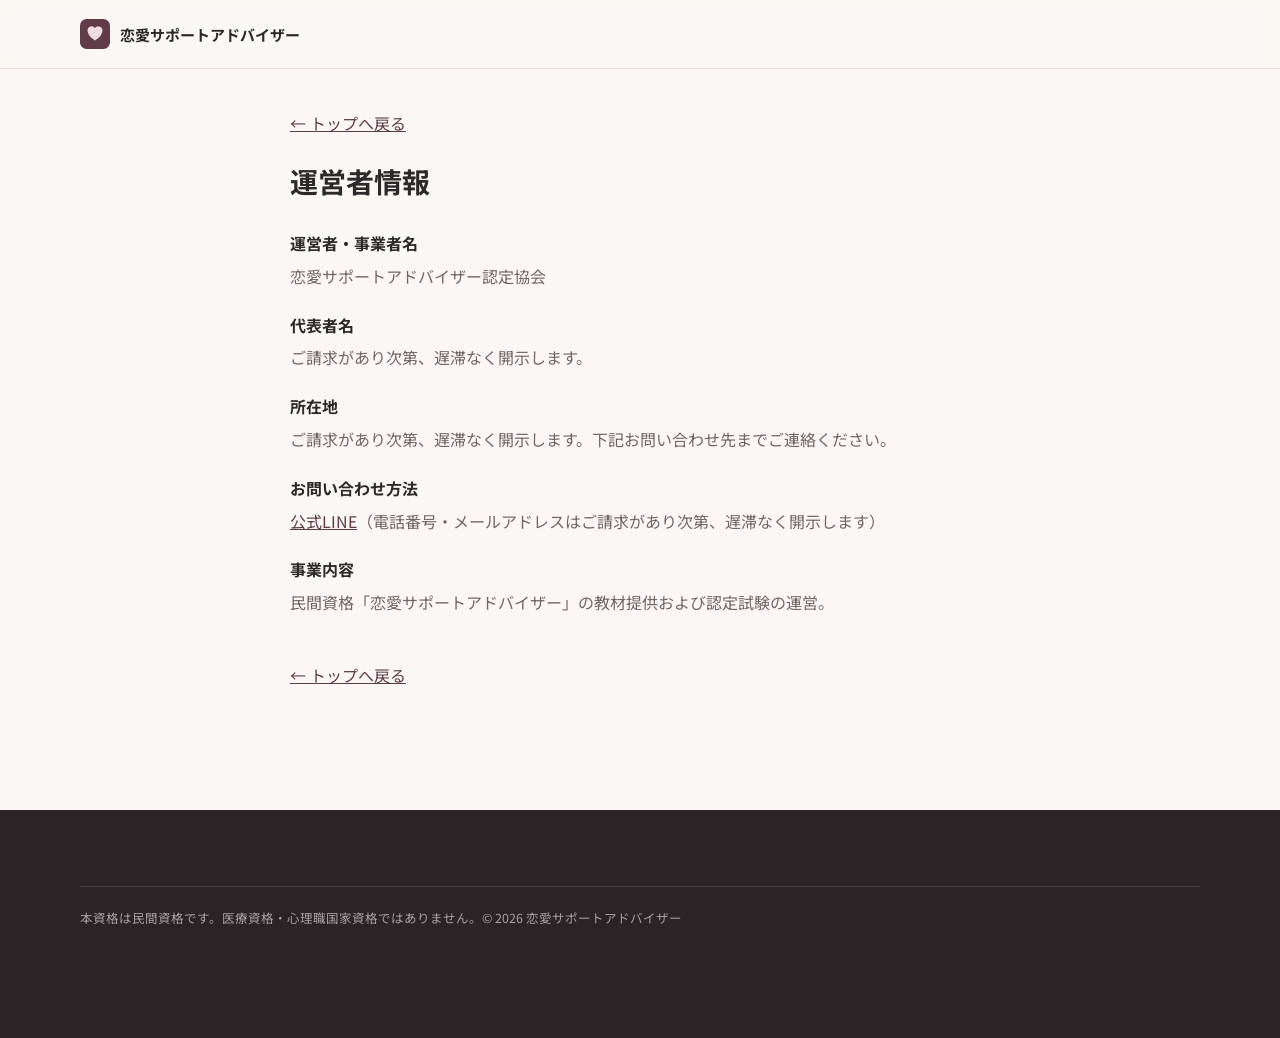
<file: legal/operator.html>
<!DOCTYPE html>
<html lang="ja">
<head>
<meta charset="utf-8">
<meta name="viewport" content="width=device-width, initial-scale=1">
<title>運営者情報｜恋愛サポートアドバイザー</title>
<meta name="description" content="恋愛サポートアドバイザー認定資格の運営者情報です。">
<link rel="icon" href="../assets/images/favicon.svg" type="image/svg+xml">
<link rel="preconnect" href="https://fonts.googleapis.com">
<link rel="preconnect" href="https://fonts.gstatic.com" crossorigin>
<link href="https://fonts.googleapis.com/css2?family=Noto+Sans+JP:wght@400;500;700&display=swap" rel="stylesheet">
<link rel="stylesheet" href="../styles.css">
<script async src="https://www.googletagmanager.com/gtag/js?id=G-XND8C4W1LB"></script>
<script>window.dataLayer=window.dataLayer||[];function gtag(){dataLayer.push(arguments);}gtag('js',new Date());gtag('config','G-XND8C4W1LB');</script>
</head>
<body>
<header class="header"><div class="container header__inner">
<a class="brand" href="../index.html"><img class="brand__mark" src="../assets/images/favicon.svg" width="30" height="30" alt="">恋愛サポートアドバイザー</a>
</div></header>
<main id="main"><div class="container legal">
<a class="back" href="../index.html">← トップへ戻る</a>
<h1>運営者情報</h1>
<dl>
<dt>運営者・事業者名</dt><dd>恋愛サポートアドバイザー認定協会</dd>
<dt>代表者名</dt><dd>ご請求があり次第、遅滞なく開示します。</dd>
<dt>所在地</dt><dd>ご請求があり次第、遅滞なく開示します。下記お問い合わせ先までご連絡ください。</dd>
<dt>お問い合わせ方法</dt><dd><a href="https://line.me/R/ti/p/@600rlvkq" target="_blank" rel="noopener">公式LINE</a>（電話番号・メールアドレスはご請求があり次第、遅滞なく開示します）</dd>
<dt>事業内容</dt><dd>民間資格「恋愛サポートアドバイザー」の教材提供および認定試験の運営。</dd>
</dl>
<p style="margin-top:40px;"><a class="back" href="../index.html">← トップへ戻る</a></p>
</div></main>
<footer class="footer"><div class="container"><p class="footer__legalnote">本資格は民間資格です。医療資格・心理職国家資格ではありません。© <span>2026</span> 恋愛サポートアドバイザー</p></div></footer>
</body>
</html>
</file>
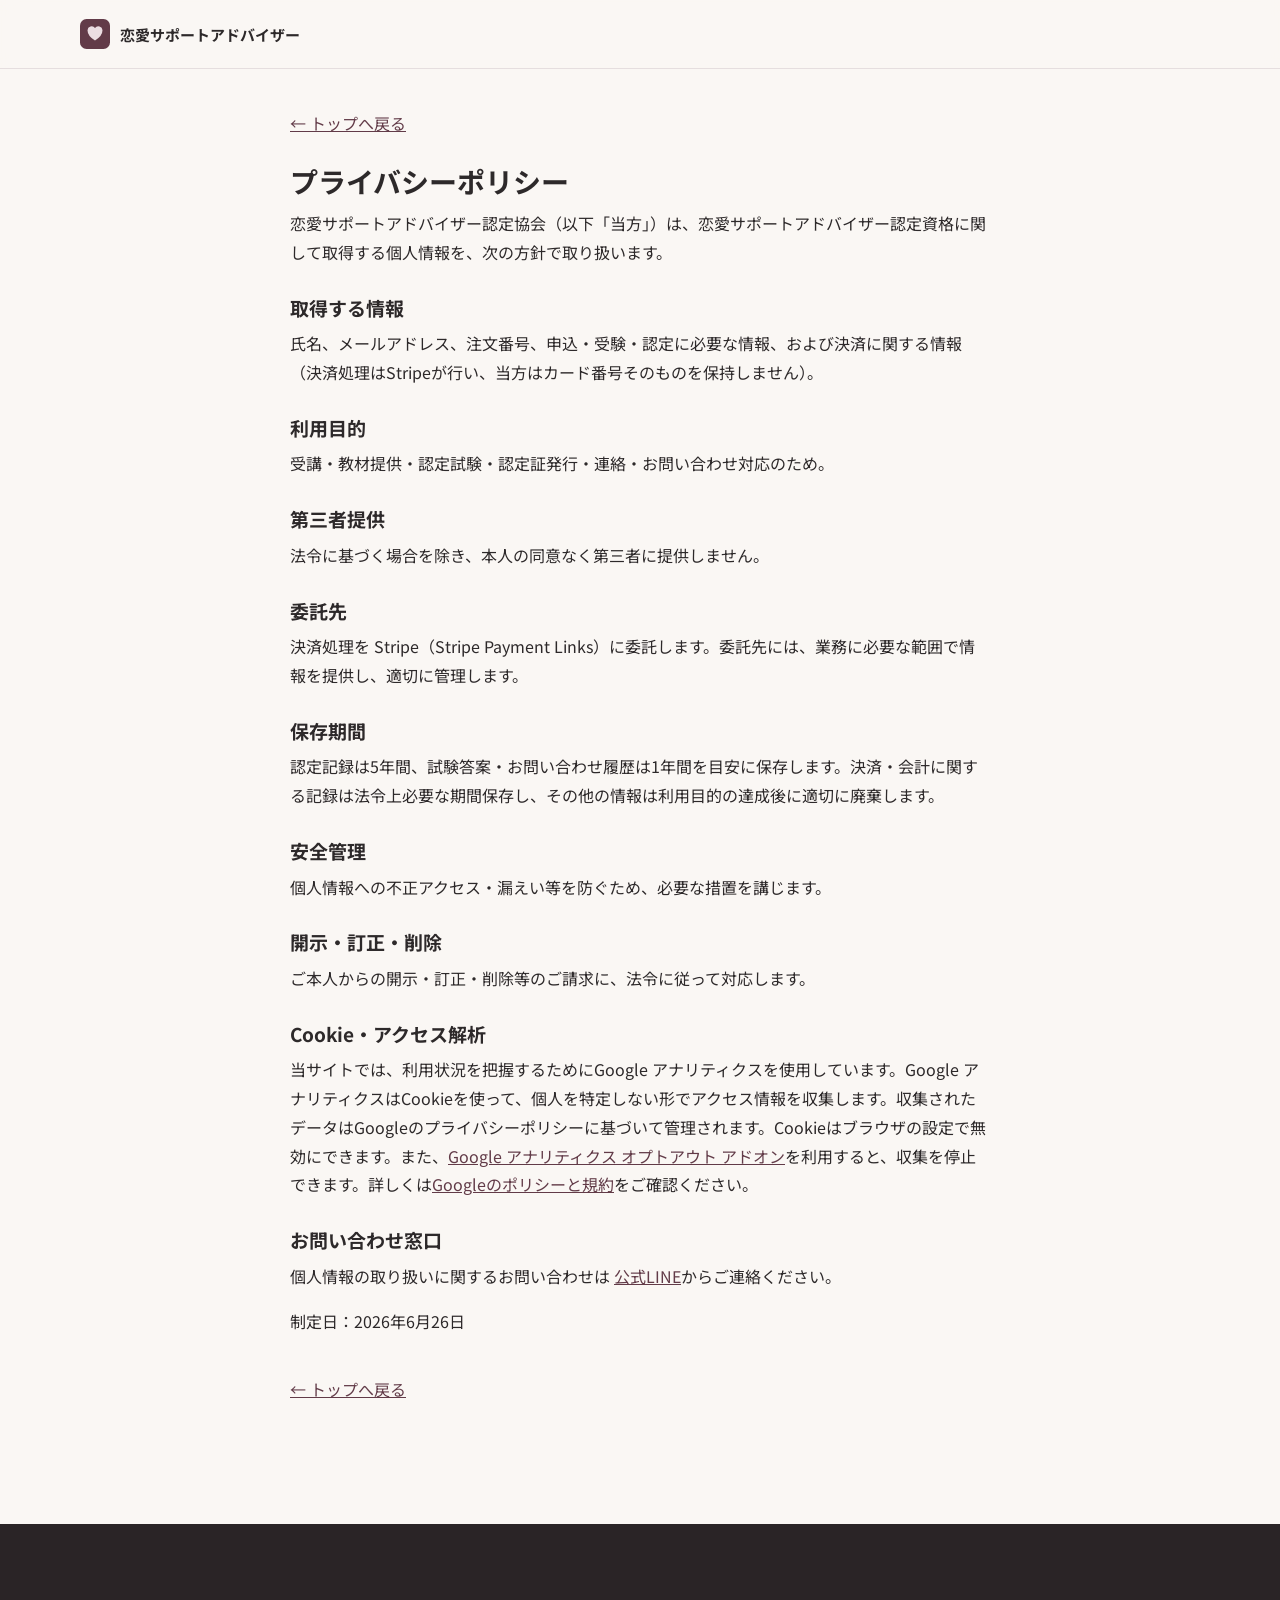
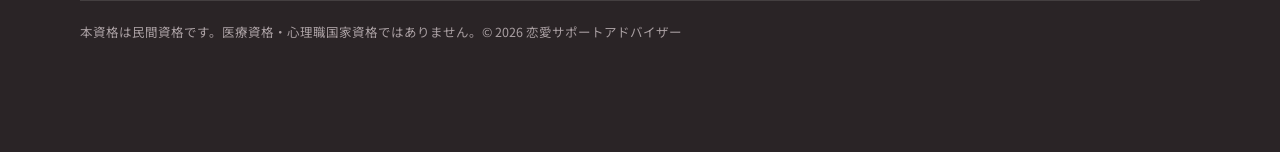
<file: legal/privacy.html>
<!DOCTYPE html>
<html lang="ja">
<head>
<meta charset="utf-8">
<meta name="viewport" content="width=device-width, initial-scale=1">
<title>プライバシーポリシー｜恋愛サポートアドバイザー</title>
<meta name="description" content="恋愛サポートアドバイザー認定資格のプライバシーポリシーです。">
<link rel="icon" href="../assets/images/favicon.svg" type="image/svg+xml">
<link rel="preconnect" href="https://fonts.googleapis.com">
<link rel="preconnect" href="https://fonts.gstatic.com" crossorigin>
<link href="https://fonts.googleapis.com/css2?family=Noto+Sans+JP:wght@400;500;700&display=swap" rel="stylesheet">
<link rel="stylesheet" href="../styles.css">
<script async src="https://www.googletagmanager.com/gtag/js?id=G-XND8C4W1LB"></script>
<script>window.dataLayer=window.dataLayer||[];function gtag(){dataLayer.push(arguments);}gtag('js',new Date());gtag('config','G-XND8C4W1LB');</script>
</head>
<body>
<header class="header"><div class="container header__inner">
<a class="brand" href="../index.html"><img class="brand__mark" src="../assets/images/favicon.svg" width="30" height="30" alt="">恋愛サポートアドバイザー</a>
</div></header>
<main id="main"><div class="container legal">
<a class="back" href="../index.html">← トップへ戻る</a>
<h1>プライバシーポリシー</h1>
<p>恋愛サポートアドバイザー認定協会（以下「当方」）は、恋愛サポートアドバイザー認定資格に関して取得する個人情報を、次の方針で取り扱います。</p>
<h2>取得する情報</h2><p>氏名、メールアドレス、注文番号、申込・受験・認定に必要な情報、および決済に関する情報（決済処理はStripeが行い、当方はカード番号そのものを保持しません）。</p>
<h2>利用目的</h2><p>受講・教材提供・認定試験・認定証発行・連絡・お問い合わせ対応のため。</p>
<h2>第三者提供</h2><p>法令に基づく場合を除き、本人の同意なく第三者に提供しません。</p>
<h2>委託先</h2><p>決済処理を Stripe（Stripe Payment Links）に委託します。委託先には、業務に必要な範囲で情報を提供し、適切に管理します。</p>
<h2>保存期間</h2><p>認定記録は5年間、試験答案・お問い合わせ履歴は1年間を目安に保存します。決済・会計に関する記録は法令上必要な期間保存し、その他の情報は利用目的の達成後に適切に廃棄します。</p>
<h2>安全管理</h2><p>個人情報への不正アクセス・漏えい等を防ぐため、必要な措置を講じます。</p>
<h2>開示・訂正・削除</h2><p>ご本人からの開示・訂正・削除等のご請求に、法令に従って対応します。</p>
<h2>Cookie・アクセス解析</h2><p>当サイトでは、利用状況を把握するためにGoogle アナリティクスを使用しています。Google アナリティクスはCookieを使って、個人を特定しない形でアクセス情報を収集します。収集されたデータはGoogleのプライバシーポリシーに基づいて管理されます。Cookieはブラウザの設定で無効にできます。また、<a href="https://tools.google.com/dlpage/gaoptout?hl=ja" target="_blank" rel="noopener">Google アナリティクス オプトアウト アドオン</a>を利用すると、収集を停止できます。詳しくは<a href="https://policies.google.com/technologies/partner-sites?hl=ja" target="_blank" rel="noopener">Googleのポリシーと規約</a>をご確認ください。</p>
<h2>お問い合わせ窓口</h2><p>個人情報の取り扱いに関するお問い合わせは <a href="https://line.me/R/ti/p/@600rlvkq" target="_blank" rel="noopener">公式LINE</a>からご連絡ください。</p>
<p class="legal__date">制定日：2026年6月26日</p>
<p style="margin-top:40px;"><a class="back" href="../index.html">← トップへ戻る</a></p>
</div></main>
<footer class="footer"><div class="container"><p class="footer__legalnote">本資格は民間資格です。医療資格・心理職国家資格ではありません。© <span>2026</span> 恋愛サポートアドバイザー</p></div></footer>
</body>
</html>
</file>
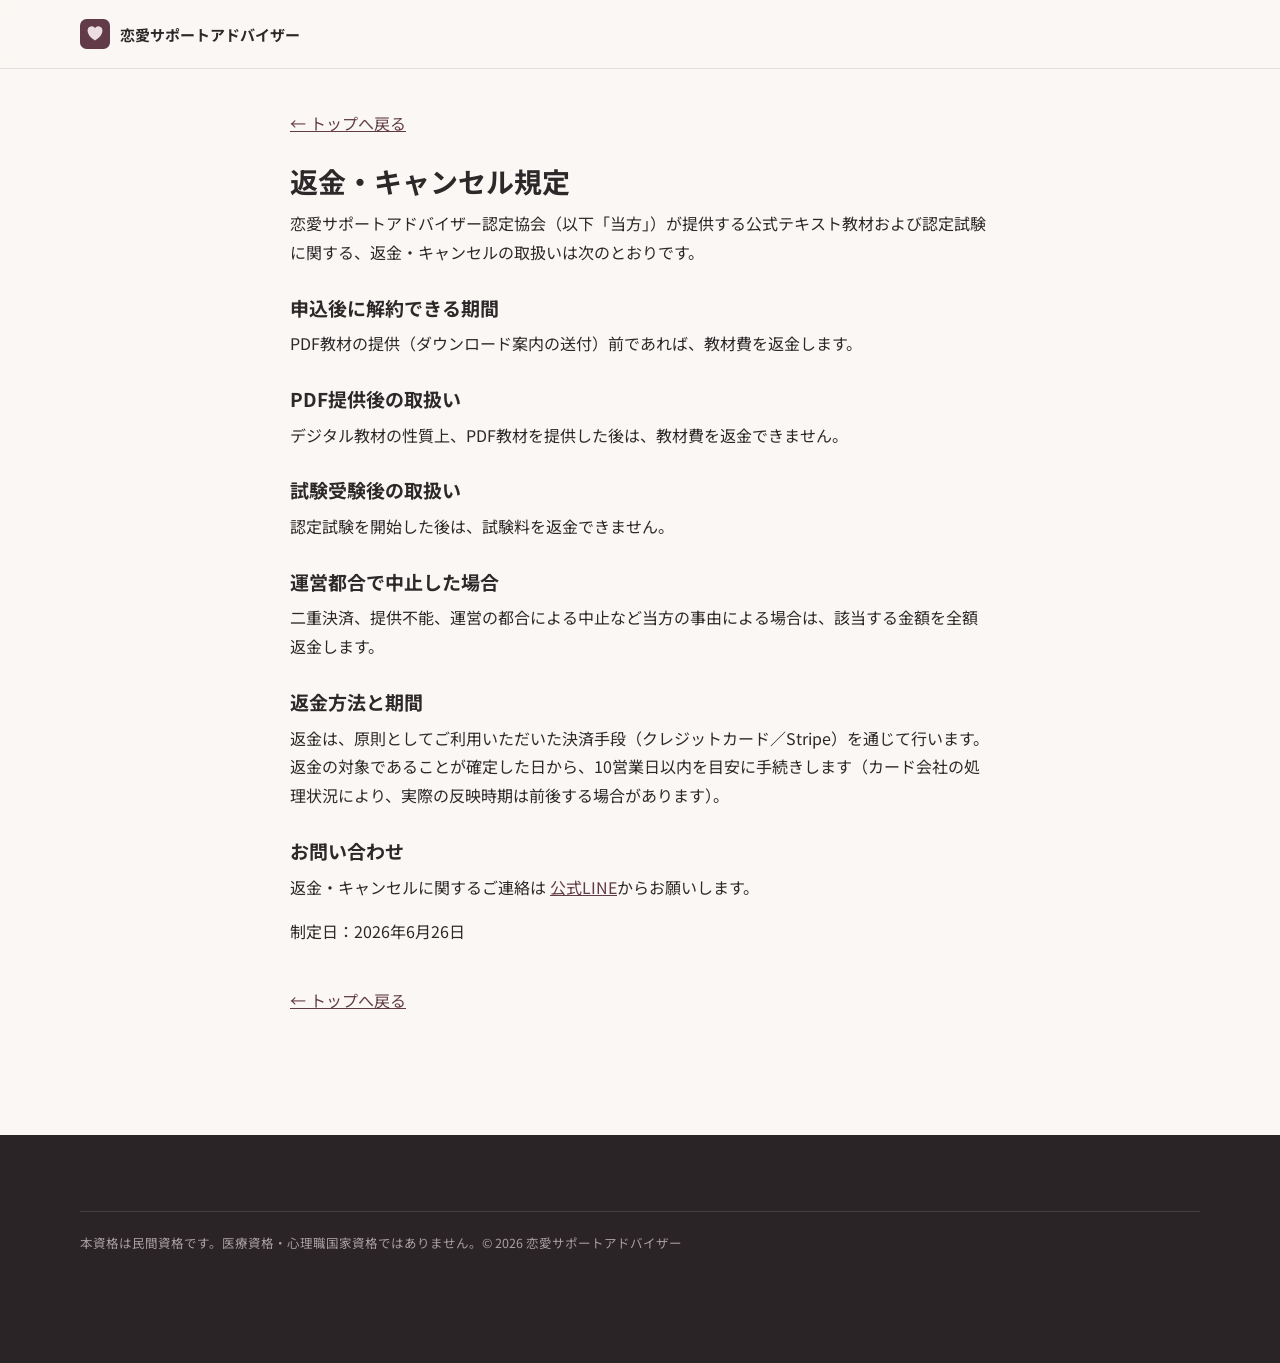
<file: legal/refund.html>
<!DOCTYPE html>
<html lang="ja">
<head>
<meta charset="utf-8">
<meta name="viewport" content="width=device-width, initial-scale=1">
<title>返金・キャンセル規定｜恋愛サポートアドバイザー</title>
<meta name="description" content="恋愛サポートアドバイザー認定資格の返金・キャンセル規定です。">
<link rel="icon" href="../assets/images/favicon.svg" type="image/svg+xml">
<link rel="preconnect" href="https://fonts.googleapis.com">
<link rel="preconnect" href="https://fonts.gstatic.com" crossorigin>
<link href="https://fonts.googleapis.com/css2?family=Noto+Sans+JP:wght@400;500;700&display=swap" rel="stylesheet">
<link rel="stylesheet" href="../styles.css">
<script async src="https://www.googletagmanager.com/gtag/js?id=G-XND8C4W1LB"></script>
<script>window.dataLayer=window.dataLayer||[];function gtag(){dataLayer.push(arguments);}gtag('js',new Date());gtag('config','G-XND8C4W1LB');</script>
</head>
<body>
<header class="header"><div class="container header__inner">
<a class="brand" href="../index.html"><img class="brand__mark" src="../assets/images/favicon.svg" width="30" height="30" alt="">恋愛サポートアドバイザー</a>
</div></header>
<main id="main"><div class="container legal">
<a class="back" href="../index.html">← トップへ戻る</a>
<h1>返金・キャンセル規定</h1>
<p>恋愛サポートアドバイザー認定協会（以下「当方」）が提供する公式テキスト教材および認定試験に関する、返金・キャンセルの取扱いは次のとおりです。</p>
<h2>申込後に解約できる期間</h2><p>PDF教材の提供（ダウンロード案内の送付）前であれば、教材費を返金します。</p>
<h2>PDF提供後の取扱い</h2><p>デジタル教材の性質上、PDF教材を提供した後は、教材費を返金できません。</p>
<h2>試験受験後の取扱い</h2><p>認定試験を開始した後は、試験料を返金できません。</p>
<h2>運営都合で中止した場合</h2><p>二重決済、提供不能、運営の都合による中止など当方の事由による場合は、該当する金額を全額返金します。</p>
<h2>返金方法と期間</h2><p>返金は、原則としてご利用いただいた決済手段（クレジットカード／Stripe）を通じて行います。返金の対象であることが確定した日から、10営業日以内を目安に手続きします（カード会社の処理状況により、実際の反映時期は前後する場合があります）。</p>
<h2>お問い合わせ</h2><p>返金・キャンセルに関するご連絡は <a href="https://line.me/R/ti/p/@600rlvkq" target="_blank" rel="noopener">公式LINE</a>からお願いします。</p>
<p class="legal__date">制定日：2026年6月26日</p>
<p style="margin-top:40px;"><a class="back" href="../index.html">← トップへ戻る</a></p>
</div></main>
<footer class="footer"><div class="container"><p class="footer__legalnote">本資格は民間資格です。医療資格・心理職国家資格ではありません。© <span>2026</span> 恋愛サポートアドバイザー</p></div></footer>
</body>
</html>
</file>
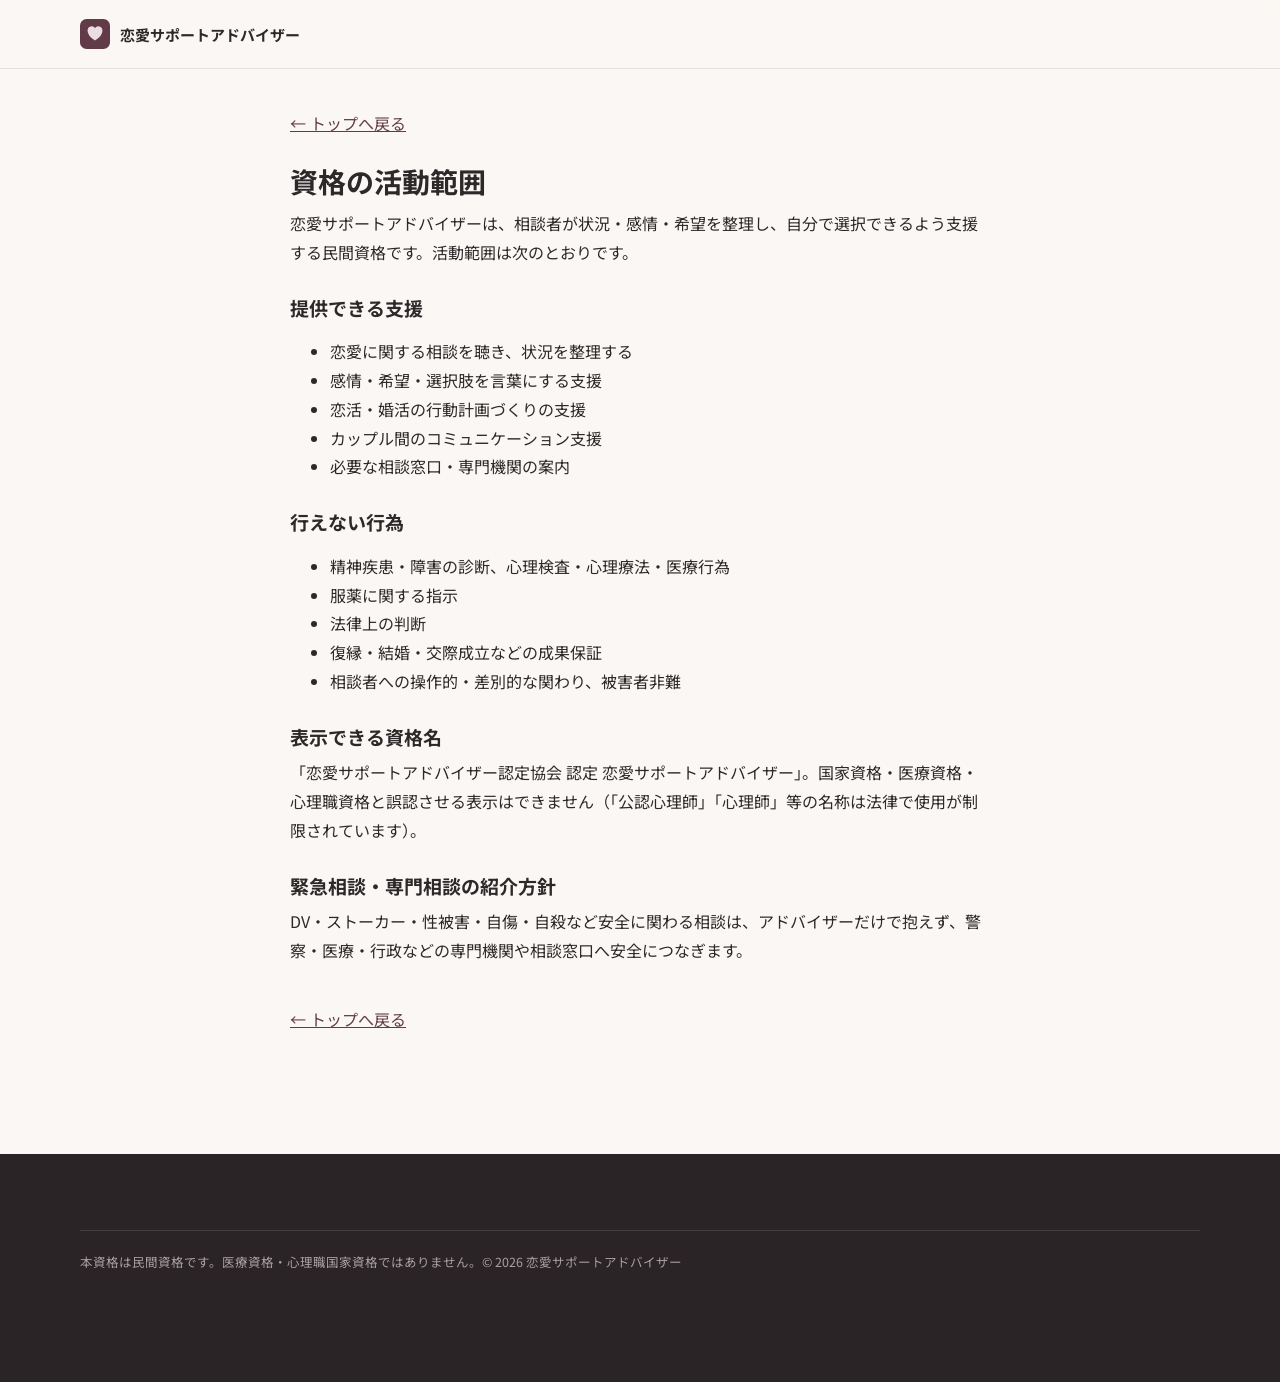
<file: legal/scope.html>
<!DOCTYPE html>
<html lang="ja">
<head>
<meta charset="utf-8">
<meta name="viewport" content="width=device-width, initial-scale=1">
<title>資格の活動範囲｜恋愛サポートアドバイザー</title>
<meta name="description" content="恋愛サポートアドバイザー認定資格の資格の活動範囲です。">
<link rel="icon" href="../assets/images/favicon.svg" type="image/svg+xml">
<link rel="preconnect" href="https://fonts.googleapis.com">
<link rel="preconnect" href="https://fonts.gstatic.com" crossorigin>
<link href="https://fonts.googleapis.com/css2?family=Noto+Sans+JP:wght@400;500;700&display=swap" rel="stylesheet">
<link rel="stylesheet" href="../styles.css">
<script async src="https://www.googletagmanager.com/gtag/js?id=G-XND8C4W1LB"></script>
<script>window.dataLayer=window.dataLayer||[];function gtag(){dataLayer.push(arguments);}gtag('js',new Date());gtag('config','G-XND8C4W1LB');</script>
</head>
<body>
<header class="header"><div class="container header__inner">
<a class="brand" href="../index.html"><img class="brand__mark" src="../assets/images/favicon.svg" width="30" height="30" alt="">恋愛サポートアドバイザー</a>
</div></header>
<main id="main"><div class="container legal">
<a class="back" href="../index.html">← トップへ戻る</a>
<h1>資格の活動範囲</h1>
<p>恋愛サポートアドバイザーは、相談者が状況・感情・希望を整理し、自分で選択できるよう支援する民間資格です。活動範囲は次のとおりです。</p>
<h2>提供できる支援</h2>
<ul>
<li>恋愛に関する相談を聴き、状況を整理する</li>
<li>感情・希望・選択肢を言葉にする支援</li>
<li>恋活・婚活の行動計画づくりの支援</li>
<li>カップル間のコミュニケーション支援</li>
<li>必要な相談窓口・専門機関の案内</li>
</ul>
<h2>行えない行為</h2>
<ul>
<li>精神疾患・障害の診断、心理検査・心理療法・医療行為</li>
<li>服薬に関する指示</li>
<li>法律上の判断</li>
<li>復縁・結婚・交際成立などの成果保証</li>
<li>相談者への操作的・差別的な関わり、被害者非難</li>
</ul>
<h2>表示できる資格名</h2><p>「恋愛サポートアドバイザー認定協会 認定 恋愛サポートアドバイザー」。国家資格・医療資格・心理職資格と誤認させる表示はできません（「公認心理師」「心理師」等の名称は法律で使用が制限されています）。</p>
<h2>緊急相談・専門相談の紹介方針</h2><p>DV・ストーカー・性被害・自傷・自殺など安全に関わる相談は、アドバイザーだけで抱えず、警察・医療・行政などの専門機関や相談窓口へ安全につなぎます。</p>
<p style="margin-top:40px;"><a class="back" href="../index.html">← トップへ戻る</a></p>
</div></main>
<footer class="footer"><div class="container"><p class="footer__legalnote">本資格は民間資格です。医療資格・心理職国家資格ではありません。© <span>2026</span> 恋愛サポートアドバイザー</p></div></footer>
</body>
</html>
</file>
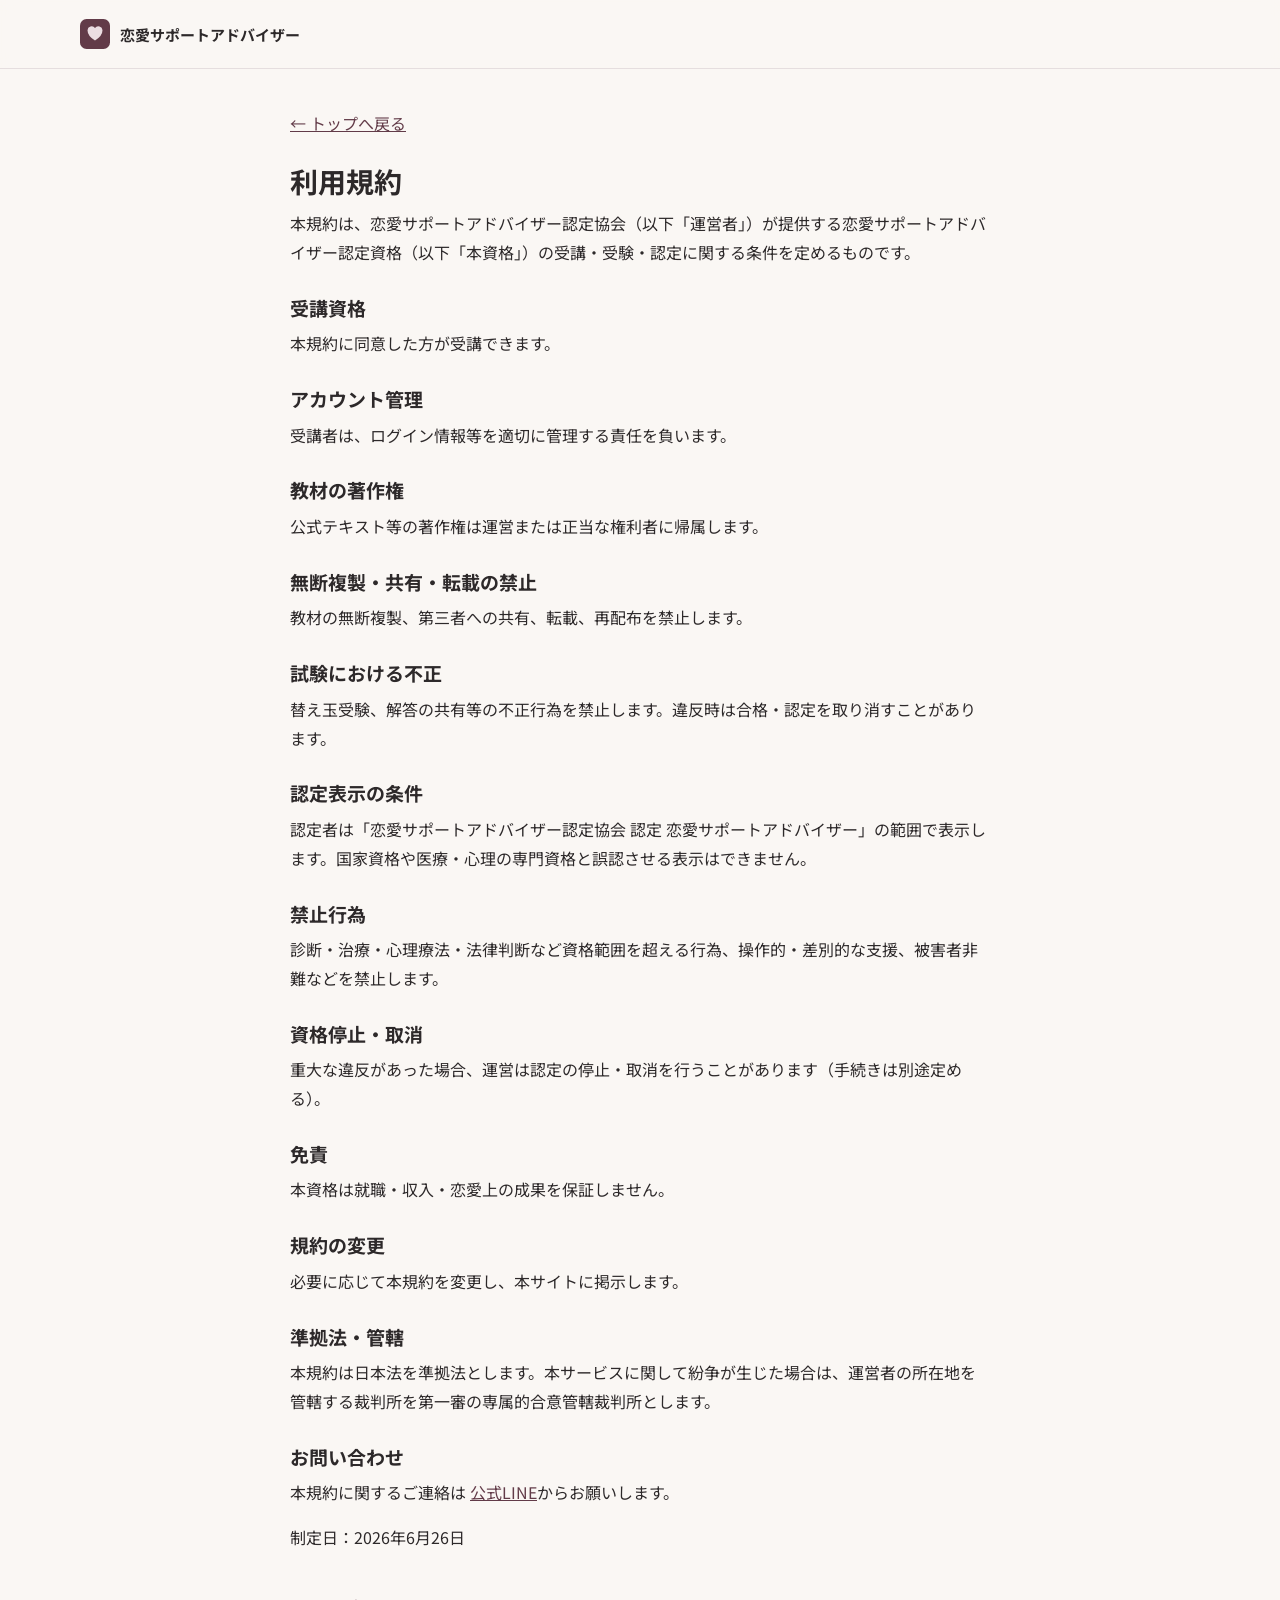
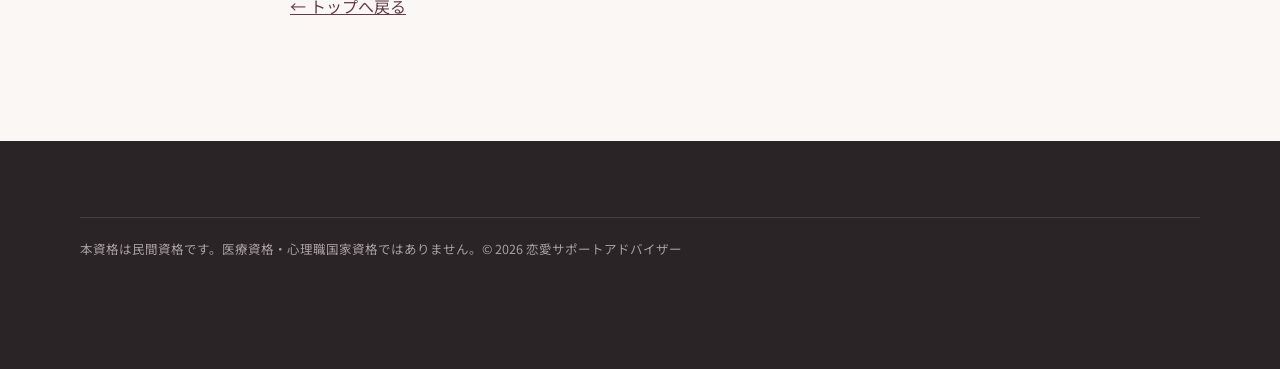
<file: legal/terms.html>
<!DOCTYPE html>
<html lang="ja">
<head>
<meta charset="utf-8">
<meta name="viewport" content="width=device-width, initial-scale=1">
<title>利用規約｜恋愛サポートアドバイザー</title>
<meta name="description" content="恋愛サポートアドバイザー認定資格の利用規約です。">
<link rel="icon" href="../assets/images/favicon.svg" type="image/svg+xml">
<link rel="preconnect" href="https://fonts.googleapis.com">
<link rel="preconnect" href="https://fonts.gstatic.com" crossorigin>
<link href="https://fonts.googleapis.com/css2?family=Noto+Sans+JP:wght@400;500;700&display=swap" rel="stylesheet">
<link rel="stylesheet" href="../styles.css">
<script async src="https://www.googletagmanager.com/gtag/js?id=G-XND8C4W1LB"></script>
<script>window.dataLayer=window.dataLayer||[];function gtag(){dataLayer.push(arguments);}gtag('js',new Date());gtag('config','G-XND8C4W1LB');</script>
</head>
<body>
<header class="header"><div class="container header__inner">
<a class="brand" href="../index.html"><img class="brand__mark" src="../assets/images/favicon.svg" width="30" height="30" alt="">恋愛サポートアドバイザー</a>
</div></header>
<main id="main"><div class="container legal">
<a class="back" href="../index.html">← トップへ戻る</a>
<h1>利用規約</h1>
<p>本規約は、恋愛サポートアドバイザー認定協会（以下「運営者」）が提供する恋愛サポートアドバイザー認定資格（以下「本資格」）の受講・受験・認定に関する条件を定めるものです。</p>
<h2>受講資格</h2><p>本規約に同意した方が受講できます。</p>
<h2>アカウント管理</h2><p>受講者は、ログイン情報等を適切に管理する責任を負います。</p>
<h2>教材の著作権</h2><p>公式テキスト等の著作権は運営または正当な権利者に帰属します。</p>
<h2>無断複製・共有・転載の禁止</h2><p>教材の無断複製、第三者への共有、転載、再配布を禁止します。</p>
<h2>試験における不正</h2><p>替え玉受験、解答の共有等の不正行為を禁止します。違反時は合格・認定を取り消すことがあります。</p>
<h2>認定表示の条件</h2><p>認定者は「恋愛サポートアドバイザー認定協会 認定 恋愛サポートアドバイザー」の範囲で表示します。国家資格や医療・心理の専門資格と誤認させる表示はできません。</p>
<h2>禁止行為</h2><p>診断・治療・心理療法・法律判断など資格範囲を超える行為、操作的・差別的な支援、被害者非難などを禁止します。</p>
<h2>資格停止・取消</h2><p>重大な違反があった場合、運営は認定の停止・取消を行うことがあります（手続きは別途定める）。</p>
<h2>免責</h2><p>本資格は就職・収入・恋愛上の成果を保証しません。</p>
<h2>規約の変更</h2><p>必要に応じて本規約を変更し、本サイトに掲示します。</p>
<h2>準拠法・管轄</h2><p>本規約は日本法を準拠法とします。本サービスに関して紛争が生じた場合は、運営者の所在地を管轄する裁判所を第一審の専属的合意管轄裁判所とします。</p>
<h2>お問い合わせ</h2><p>本規約に関するご連絡は <a href="https://line.me/R/ti/p/@600rlvkq" target="_blank" rel="noopener">公式LINE</a>からお願いします。</p>
<p class="legal__date">制定日：2026年6月26日</p>
<p style="margin-top:40px;"><a class="back" href="../index.html">← トップへ戻る</a></p>
</div></main>
<footer class="footer"><div class="container"><p class="footer__legalnote">本資格は民間資格です。医療資格・心理職国家資格ではありません。© <span>2026</span> 恋愛サポートアドバイザー</p></div></footer>
</body>
</html>
</file>
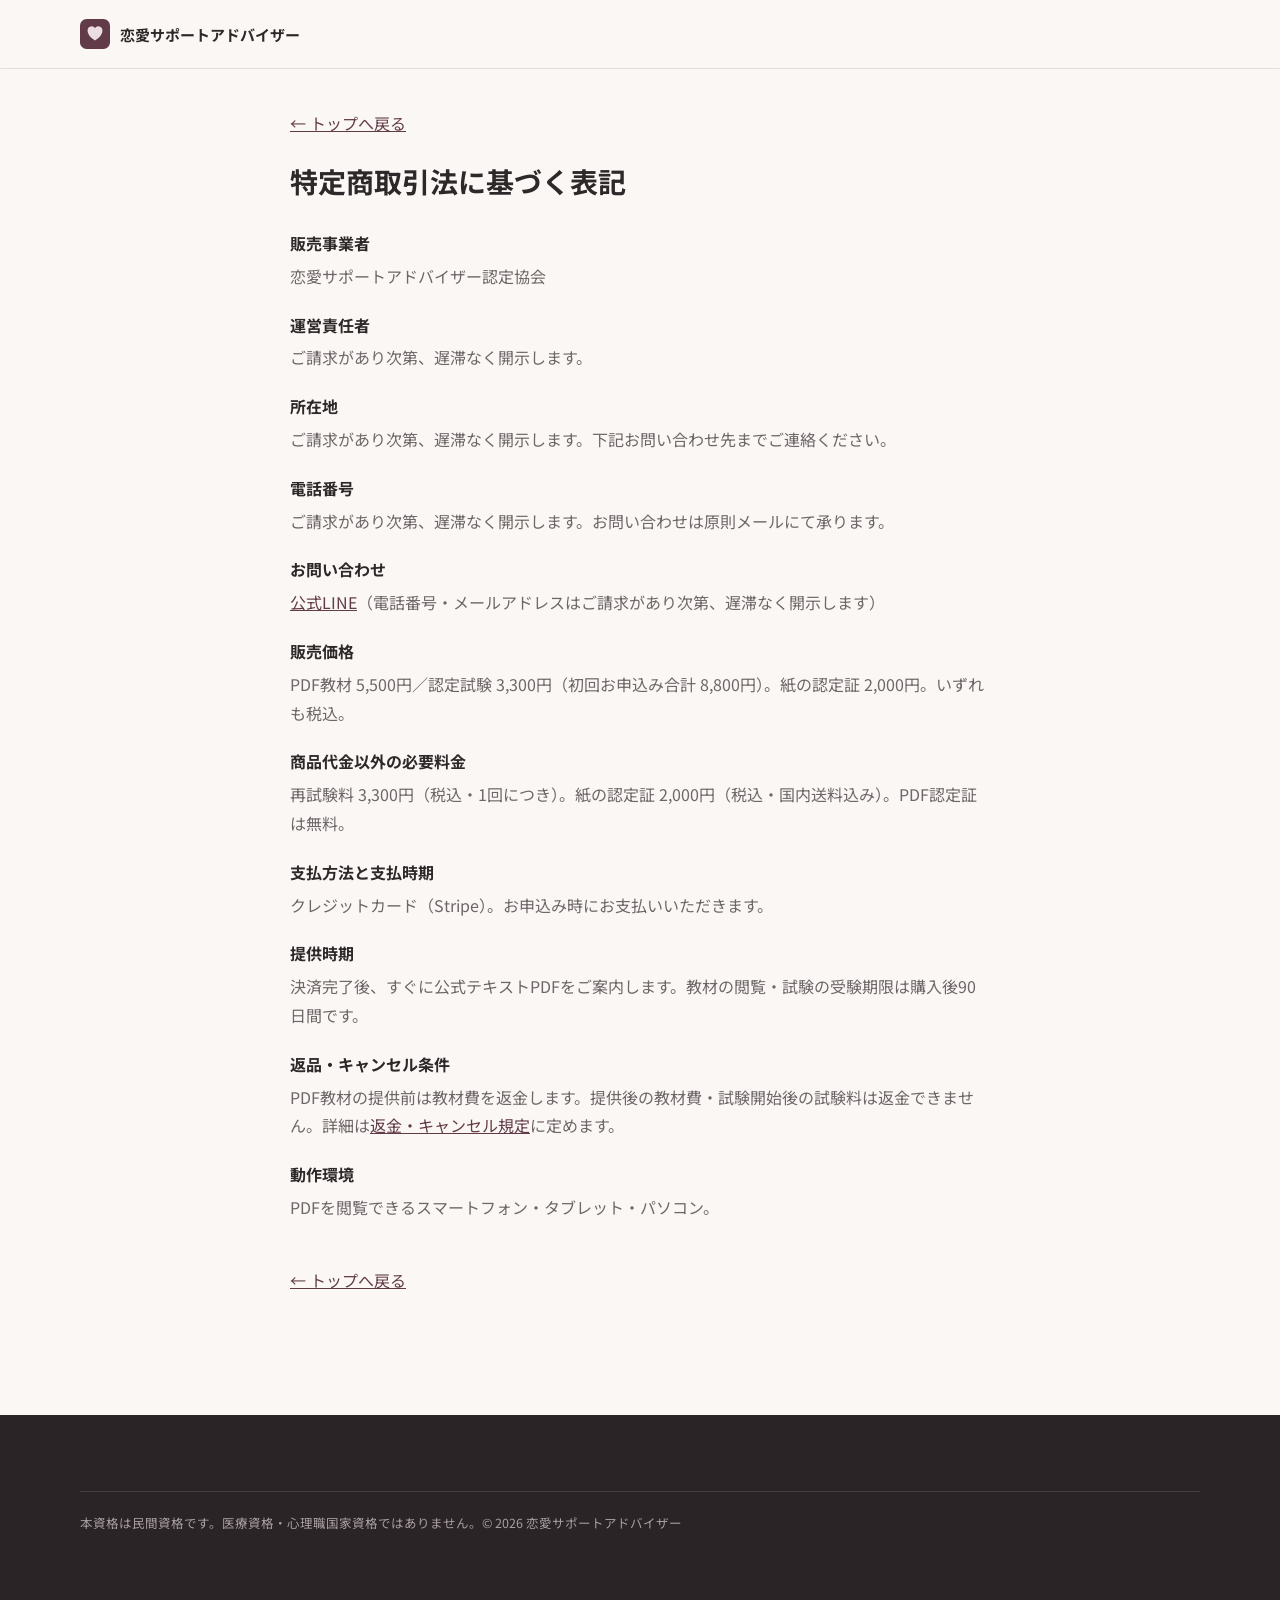
<file: legal/tokushoho.html>
<!DOCTYPE html>
<html lang="ja">
<head>
<meta charset="utf-8">
<meta name="viewport" content="width=device-width, initial-scale=1">
<title>特定商取引法に基づく表記｜恋愛サポートアドバイザー</title>
<meta name="description" content="恋愛サポートアドバイザー認定資格の特定商取引法に基づく表記です。">
<link rel="icon" href="../assets/images/favicon.svg" type="image/svg+xml">
<link rel="preconnect" href="https://fonts.googleapis.com">
<link rel="preconnect" href="https://fonts.gstatic.com" crossorigin>
<link href="https://fonts.googleapis.com/css2?family=Noto+Sans+JP:wght@400;500;700&display=swap" rel="stylesheet">
<link rel="stylesheet" href="../styles.css">
<script async src="https://www.googletagmanager.com/gtag/js?id=G-XND8C4W1LB"></script>
<script>window.dataLayer=window.dataLayer||[];function gtag(){dataLayer.push(arguments);}gtag('js',new Date());gtag('config','G-XND8C4W1LB');</script>
</head>
<body>
<header class="header"><div class="container header__inner">
<a class="brand" href="../index.html"><img class="brand__mark" src="../assets/images/favicon.svg" width="30" height="30" alt="">恋愛サポートアドバイザー</a>
</div></header>
<main id="main"><div class="container legal">
<a class="back" href="../index.html">← トップへ戻る</a>
<h1>特定商取引法に基づく表記</h1>
<dl>
<dt>販売事業者</dt><dd>恋愛サポートアドバイザー認定協会</dd>
<dt>運営責任者</dt><dd>ご請求があり次第、遅滞なく開示します。</dd>
<dt>所在地</dt><dd>ご請求があり次第、遅滞なく開示します。下記お問い合わせ先までご連絡ください。</dd>
<dt>電話番号</dt><dd>ご請求があり次第、遅滞なく開示します。お問い合わせは原則メールにて承ります。</dd>
<dt>お問い合わせ</dt><dd><a href="https://line.me/R/ti/p/@600rlvkq" target="_blank" rel="noopener">公式LINE</a>（電話番号・メールアドレスはご請求があり次第、遅滞なく開示します）</dd>
<dt>販売価格</dt><dd>PDF教材 5,500円／認定試験 3,300円（初回お申込み合計 8,800円）。紙の認定証 2,000円。いずれも税込。</dd>
<dt>商品代金以外の必要料金</dt><dd>再試験料 3,300円（税込・1回につき）。紙の認定証 2,000円（税込・国内送料込み）。PDF認定証は無料。</dd>
<dt>支払方法と支払時期</dt><dd>クレジットカード（Stripe）。お申込み時にお支払いいただきます。</dd>
<dt>提供時期</dt><dd>決済完了後、すぐに公式テキストPDFをご案内します。教材の閲覧・試験の受験期限は購入後90日間です。</dd>
<dt>返品・キャンセル条件</dt><dd>PDF教材の提供前は教材費を返金します。提供後の教材費・試験開始後の試験料は返金できません。詳細は<a href="refund.html">返金・キャンセル規定</a>に定めます。</dd>
<dt>動作環境</dt><dd>PDFを閲覧できるスマートフォン・タブレット・パソコン。</dd>
</dl>
<p style="margin-top:40px;"><a class="back" href="../index.html">← トップへ戻る</a></p>
</div></main>
<footer class="footer"><div class="container"><p class="footer__legalnote">本資格は民間資格です。医療資格・心理職国家資格ではありません。© <span>2026</span> 恋愛サポートアドバイザー</p></div></footer>
</body>
</html>
</file>
<file: styles.css>
/* =========================================================
   恋愛サポートアドバイザー 資格紹介LP スタイル
   配色・タイポ・余白は website/design-system.md に準拠
   ========================================================= */
:root {
  --primary: #9B6172;
  --primary-dark: #623B48;
  --primary-light: #EBDDE2;
  --bg: #FAF7F4;
  --surface: #FFFFFF;
  --text: #2D292A;
  --muted: #6E6668;
  --support: #8A9A87;
  --warning: #B77832;
  --border: #E5DEDF;

  --maxw: 1160px;
  --readw: 740px;
  --radius: 14px;
  --radius-sm: 10px;
  --shadow: 0 6px 24px rgba(98, 59, 72, 0.08);
  --shadow-sm: 0 2px 10px rgba(98, 59, 72, 0.06);

  --font-base: "Noto Sans JP", "Inter", system-ui, -apple-system, "Hiragino Kaku Gothic ProN", "Yu Gothic", sans-serif;

  --header-h: 60px;
  --space-section: 72px;
}

* { box-sizing: border-box; }
html { scroll-behavior: smooth; -webkit-text-size-adjust: 100%; }
@media (prefers-reduced-motion: reduce) {
  html { scroll-behavior: auto; }
  * { animation-duration: 0.001ms !important; transition-duration: 0.001ms !important; }
}

body {
  margin: 0;
  font-family: var(--font-base);
  color: var(--text);
  background: var(--bg);
  line-height: 1.8;
  font-size: 16px;
  overflow-x: hidden;
}

h1, h2, h3 { line-height: 1.4; font-weight: 700; }
p { margin: 0 0 1em; }
a { color: var(--primary-dark); }
img, svg { max-width: 100%; height: auto; display: block; }

.container { width: 100%; max-width: var(--maxw); margin-inline: auto; padding-inline: 20px; }
.section { padding-block: var(--space-section); position: relative; }
.section--tint { background: linear-gradient(180deg, #fff 0%, var(--bg) 100%); }
.section--rose { background: var(--primary-light); }
.section__head { max-width: var(--readw); margin: 0 auto 36px; text-align: center; }
.section__eyebrow {
  display: inline-block; font-size: 13px; letter-spacing: .08em; font-weight: 700;
  color: var(--primary); background: var(--primary-light); padding: 5px 12px; border-radius: 999px; margin-bottom: 14px;
}
.section h2 { font-size: 28px; margin: 0 0 12px; }
.section__lead { color: var(--muted); margin: 0; }

/* skip link */
.skip-link {
  position: absolute; left: 12px; top: -48px; background: var(--primary-dark); color: #fff;
  padding: 10px 16px; border-radius: 8px; z-index: 200; transition: top .15s;
}
.skip-link:focus { top: 12px; }

/* focus visibility */
a:focus-visible, button:focus-visible, summary:focus-visible, .chapter summary:focus-visible {
  outline: 3px solid var(--primary); outline-offset: 2px; border-radius: 6px;
}

/* ---------- Header ---------- */
.header {
  position: sticky; top: 0; z-index: 100; background: rgba(250, 247, 244, 0.92);
  backdrop-filter: saturate(1.1) blur(8px);
  border-bottom: 1px solid var(--border);
}
.header__inner { display: flex; align-items: center; justify-content: space-between; gap: 8px; height: var(--header-h); }
.brand { display: flex; align-items: center; gap: 10px; font-weight: 700; color: var(--text); text-decoration: none; font-size: 15px; min-width: 0; }
.brand span { white-space: nowrap; overflow: hidden; text-overflow: ellipsis; }
.brand__mark { width: 30px; height: 30px; flex: 0 0 auto; }
.nav { display: none; }
.nav a { color: var(--text); text-decoration: none; font-size: 14px; padding: 8px 10px; border-radius: 8px; }
.nav a:hover { background: var(--primary-light); color: var(--primary-dark); }
.header .header__cta { display: none; }
.menu-toggle {
  display: inline-flex; align-items: center; gap: 8px; background: var(--surface); border: 1px solid var(--border);
  border-radius: 10px; padding: 8px 12px; font-size: 14px; cursor: pointer; color: var(--text);
}
.menu-toggle__bars { width: 18px; height: 12px; position: relative; }
.menu-toggle__bars span { position: absolute; left: 0; right: 0; height: 2px; background: var(--primary-dark); }
.menu-toggle__bars span:nth-child(1){ top: 0; } .menu-toggle__bars span:nth-child(2){ top: 5px; } .menu-toggle__bars span:nth-child(3){ top: 10px; }

.mobile-nav { display: none; border-top: 1px solid var(--border); background: var(--surface); }
.mobile-nav.open { display: block; }
.mobile-nav ul { list-style: none; margin: 0; padding: 8px 20px 16px; }
.mobile-nav a { display: block; padding: 12px 8px; color: var(--text); text-decoration: none; border-bottom: 1px solid var(--border); }

/* ---------- Buttons ---------- */
.btn {
  display: inline-flex; align-items: center; justify-content: center; gap: 8px;
  min-height: 48px; padding: 12px 22px; border-radius: 12px; font-weight: 700; font-size: 16px;
  text-decoration: none; cursor: pointer; border: 1.5px solid transparent; transition: transform .12s, box-shadow .12s, background .12s;
}
.btn-primary { background: var(--primary-dark); color: #fff; box-shadow: var(--shadow-sm); }
.btn-primary:hover { transform: translateY(-1px); box-shadow: var(--shadow); }
.btn-secondary { background: var(--surface); color: var(--primary-dark); border-color: var(--primary-dark); }
.btn-secondary:hover { background: var(--primary-light); }
.btn[disabled], .btn[aria-disabled="true"] {
  background: var(--border); color: var(--muted); border-color: var(--border);
  cursor: not-allowed; box-shadow: none; transform: none; pointer-events: none;
}
.btn--lg { min-height: 54px; font-size: 17px; padding: 14px 28px; }
.btn__note { display: block; font-size: 12px; color: var(--muted); margin-top: 8px; font-weight: 400; }

/* ---------- Hero ---------- */
.hero { position: relative; overflow: hidden; background:
  radial-gradient(1200px 500px at 80% -10%, var(--primary-light), transparent 60%),
  radial-gradient(900px 400px at -10% 20%, #EFE7DF, transparent 55%), var(--bg); }
.hero__inner { display: grid; gap: 28px; padding-block: 48px 56px; }
.hero__badge { display: inline-flex; align-items: center; gap: 8px; align-self: start;
  background: var(--surface); border: 1px solid var(--border); border-radius: 999px; padding: 6px 14px; font-size: 13px; color: var(--primary-dark); box-shadow: var(--shadow-sm); }
.hero h1 { font-size: 34px; margin: 0 0 8px; letter-spacing: .01em; }
.hero__sub { font-size: 16px; color: var(--muted); max-width: 38em; }
.hero__facts { display: flex; flex-wrap: wrap; gap: 8px; padding: 0; margin: 4px 0 8px; list-style: none; }
.hero__facts li { font-size: 13px; background: var(--surface); border: 1px solid var(--border); border-radius: 8px; padding: 6px 12px; color: var(--text); }
.hero__cta { display: flex; flex-wrap: wrap; gap: 12px; }
.hero__media { position: relative; }
.hero__media img { width: 100%; border-radius: var(--radius); box-shadow: var(--shadow); border: 1px solid var(--border); }
.hero__notice { font-size: 12.5px; color: var(--muted); margin-top: 6px; }

/* ---------- Cards / grids ---------- */
.grid { display: grid; gap: 24px; }
.cols-3 { grid-template-columns: 1fr; }
.cols-2 { grid-template-columns: 1fr; }
.card {
  background: var(--surface); border: 1px solid var(--border); border-radius: var(--radius);
  padding: 24px; box-shadow: var(--shadow-sm);
}
.card__icon { width: 40px; height: 40px; border-radius: 10px; background: var(--primary-light);
  display: grid; place-items: center; margin-bottom: 14px; color: var(--primary-dark); }
.card h3 { font-size: 20px; margin: 0 0 8px; }
.card p { color: var(--muted); margin: 0; font-size: 15px; }

/* checklist */
.checklist { display: grid; gap: 12px; max-width: var(--readw); margin-inline: auto; padding: 0; list-style: none; }
.checklist li { display: flex; gap: 12px; align-items: flex-start; background: var(--surface);
  border: 1px solid var(--border); border-radius: var(--radius-sm); padding: 14px 16px; }
.checklist .tick { flex: 0 0 auto; width: 24px; height: 24px; border-radius: 50%; background: var(--support);
  color: #fff; display: grid; place-items: center; font-size: 14px; margin-top: 2px; }

/* about: can / cannot */
.split { display: grid; gap: 20px; grid-template-columns: 1fr; }
.panel { border-radius: var(--radius); padding: 22px; border: 1px solid var(--border); }
.panel--can { background: #F1F4F0; border-color: #D9E2D6; }
.panel--cannot { background: #FBF3EC; border-color: #E6D9C9; }
.panel h3 { font-size: 19px; margin: 0 0 12px; display: flex; align-items: center; gap: 8px; }
.panel ul { margin: 0; padding-left: 1.1em; }
.panel li { margin-bottom: 8px; color: var(--text); }
.panel--can h3 { color: #4f6b4a; }
.panel--cannot h3 { color: var(--warning); }

/* media row */
.media-row { display: grid; gap: 24px; grid-template-columns: 1fr; align-items: center; }
.media-row img { border-radius: var(--radius); border: 1px solid var(--border); box-shadow: var(--shadow-sm); width: 100%; }
.media-row__body h3 { font-size: 22px; margin: 0 0 10px; }
.media-row__body p { color: var(--muted); }

/* curriculum accordion */
.parts { display: grid; gap: 16px; }
.part { background: var(--surface); border: 1px solid var(--border); border-radius: var(--radius); overflow: hidden; }
.chapter, .faq-item { border: 0; }
details.acc { border-bottom: 1px solid var(--border); }
details.acc:last-child { border-bottom: 0; }
.acc > summary {
  list-style: none; cursor: pointer; padding: 16px 18px; display: flex; justify-content: space-between; gap: 12px;
  align-items: center; font-weight: 700; font-size: 15px;
}
.acc > summary::-webkit-details-marker { display: none; }
.acc > summary .chev { flex: 0 0 auto; transition: transform .2s; color: var(--primary); }
.acc[open] > summary .chev { transform: rotate(180deg); }
.acc__body { padding: 0 18px 18px; color: var(--muted); font-size: 14.5px; }
.part__head { background: var(--primary-light); padding: 14px 18px; }
.part__head h3 { margin: 0; font-size: 17px; color: var(--primary-dark); }
.part__head p { margin: 4px 0 0; font-size: 13.5px; color: var(--muted); }

/* values / principle */
.principle { text-align: center; max-width: var(--readw); margin-inline: auto; }
.principle__msg { font-size: 22px; font-weight: 700; color: var(--primary-dark); margin: 0 0 24px; line-height: 1.6; }
.principle ul { display: grid; gap: 10px; list-style: none; padding: 0; margin: 0; text-align: left; }
.principle li { display: flex; gap: 10px; align-items: flex-start; background: var(--surface);
  border: 1px solid var(--border); border-radius: var(--radius-sm); padding: 12px 16px; }
.principle li .tick { color: var(--support); flex: 0 0 auto; }

/* steps */
.steps { display: grid; gap: 16px; counter-reset: step; }
.step { display: grid; grid-template-columns: 44px 1fr; gap: 16px; background: var(--surface);
  border: 1px solid var(--border); border-radius: var(--radius); padding: 18px; align-items: start; }
.step__num { width: 44px; height: 44px; border-radius: 50%; background: var(--primary-dark); color: #fff;
  display: grid; place-items: center; font-weight: 700; }
.step h3 { font-size: 17px; margin: 0 0 4px; }
.step p { margin: 0; color: var(--muted); font-size: 14.5px; }

/* exam highlight */
.exam-stats { display: grid; gap: 14px; grid-template-columns: 1fr; max-width: var(--readw); margin: 0 auto 8px; }
.stat { background: var(--surface); border: 1px solid var(--border); border-radius: var(--radius); padding: 18px; text-align: center; }
.stat b { display: block; font-size: 24px; color: var(--primary-dark); }
.stat span { font-size: 13.5px; color: var(--muted); }

/* pricing */
.price-card { max-width: 560px; margin-inline: auto; background: var(--surface); border: 1px solid var(--border);
  border-radius: var(--radius); padding: 28px; box-shadow: var(--shadow); text-align: center; }
.price-card .amount { font-size: 28px; font-weight: 700; color: var(--primary-dark); }
.price-card .amount.tbd { font-size: 20px; color: var(--muted); }
.price-card ul { text-align: left; max-width: 360px; margin: 18px auto; padding-left: 1.1em; color: var(--text); }
.price-card li { margin-bottom: 6px; }

/* profile */
.profile { display: grid; gap: 22px; grid-template-columns: 1fr; align-items: center; max-width: 860px; margin-inline: auto; }
.profile__img { width: 160px; height: 160px; border-radius: 24px; object-fit: cover; border: 1px solid var(--border);
  box-shadow: var(--shadow); margin-inline: auto; }
.profile__body h3 { font-size: 20px; margin: 0 0 6px; }
.profile__role { margin: 0 0 10px; font-size: 14px; color: var(--muted); }
.profile__bio { margin: 0; font-size: 15px; line-height: 1.9; }
.profile__pending { color: var(--muted); font-size: 14.5px; background: var(--bg); border: 1px dashed var(--border);
  border-radius: var(--radius-sm); padding: 14px 16px; }

/* faq */
.faq { max-width: 820px; margin-inline: auto; display: grid; gap: 12px; }
.faq details { background: var(--surface); border: 1px solid var(--border); border-radius: var(--radius); }
.faq summary { padding: 16px 18px; font-weight: 700; font-size: 15px; cursor: pointer; list-style: none;
  display: flex; justify-content: space-between; gap: 12px; }
.faq summary::-webkit-details-marker { display: none; }
.faq summary .chev { color: var(--primary); transition: transform .2s; }
.faq details[open] summary .chev { transform: rotate(180deg); }
.faq .faq__a { padding: 0 18px 18px; color: var(--muted); font-size: 14.5px; }

/* notice band */
.notice {
  background: #F1F4F0; border: 1px solid #D9E2D6; border-radius: var(--radius);
  padding: 18px 20px; color: var(--text); font-size: 14px; max-width: var(--readw); margin-inline: auto;
}
.notice strong { color: var(--primary-dark); }

/* final cta */
.final-cta { background:
  radial-gradient(800px 360px at 50% 120%, var(--primary-light), transparent 60%), var(--primary-dark);
  color: #fff; text-align: center; }
.final-cta h2 { color: #fff; font-size: 26px; }
.final-cta p { color: rgba(255,255,255,.88); }
.final-cta .hero__facts li { background: rgba(255,255,255,.12); border-color: rgba(255,255,255,.2); color: #fff; }
.final-cta .btn-primary { background: #fff; color: var(--primary-dark); }
.final-cta__note { font-size: 12.5px; color: rgba(255,255,255,.8); margin-top: 12px; }

/* footer */
.footer { background: #2A2426; color: #DAD4D5; padding-block: 48px 96px; font-size: 14px; }
.footer__grid { display: grid; gap: 28px; grid-template-columns: 1fr; }
.footer h4 { color: #fff; font-size: 15px; margin: 0 0 12px; }
.footer ul { list-style: none; padding: 0; margin: 0; display: grid; gap: 8px; }
.footer a { color: #D8C7CD; text-decoration: none; }
.footer a:hover { text-decoration: underline; color: #fff; }
.footer__legalnote { margin-top: 28px; padding-top: 20px; border-top: 1px solid rgba(255,255,255,.12); color: #A99FA2; font-size: 12.5px; }

/* sticky mobile cta */
.sticky-cta {
  position: fixed; left: 0; right: 0; bottom: 0; z-index: 90; background: rgba(255,255,255,.96);
  border-top: 1px solid var(--border); padding: 10px 16px calc(10px + env(safe-area-inset-bottom));
  display: flex; gap: 10px; align-items: center; box-shadow: 0 -4px 16px rgba(98,59,72,.08);
}
.sticky-cta .btn { flex: 1; min-height: 46px; }
.sticky-cta__label { display: none; }
body.has-sticky { padding-bottom: 84px; }

/* pending pill */
.pending { display: inline-block; font-size: 12px; font-weight: 700; color: var(--warning);
  background: #FBF3EC; border: 1px solid #E6D9C9; border-radius: 999px; padding: 3px 10px; }

/* legal pages */
.legal { max-width: var(--readw); margin: 0 auto; padding-block: 40px 80px; }
.legal h1 { font-size: 28px; margin: 0 0 8px; }
.legal h2 { font-size: 19px; margin: 28px 0 8px; }
.legal p, .legal li { color: var(--text); }
.legal dl { display: grid; grid-template-columns: 1fr; gap: 4px 16px; }
.legal dt { font-weight: 700; margin-top: 12px; }
.legal dd { margin: 0 0 4px; color: var(--muted); }
.legal .back { display: inline-block; margin-bottom: 24px; }
.legal .tbd { color: var(--warning); font-weight: 700; }

/* 404 */
.nf { min-height: 60vh; display: grid; place-items: center; text-align: center; padding: 40px 20px; }
.nf h1 { font-size: 48px; color: var(--primary-dark); margin: 0; }

/* ---------- Responsive ---------- */
/* 〜400px: ヘッダーを1行に収める（CTAは非表示のまま） */
@media (max-width: 400px) {
  .header__cta { display: none; }
  .brand { font-size: 13.5px; gap: 8px; }
  .brand__mark { width: 26px; height: 26px; }
  .menu-toggle { padding: 8px 10px; font-size: 13px; }
  .container { padding-inline: 16px; }
}
@media (min-width: 700px) {
  .cols-2 { grid-template-columns: 1fr 1fr; }
  .split { grid-template-columns: 1fr 1fr; }
  .exam-stats { grid-template-columns: repeat(3, 1fr); }
  .exam-stats.two { grid-template-columns: repeat(2, 1fr); max-width: 560px; }
  .media-row { grid-template-columns: 1fr 1fr; }
  .media-row.reverse .media-row__media { order: 2; }
  .profile { grid-template-columns: 180px 1fr; }
  .profile__img { width: 180px; height: 180px; margin: 0; }
  .footer__grid { grid-template-columns: 1.4fr 1fr 1fr; }
  .hero h1 { font-size: 44px; }
  .section h2 { font-size: 34px; }
}
@media (min-width: 980px) {
  :root { --header-h: 68px; --space-section: 104px; }
  .cols-3 { grid-template-columns: repeat(3, 1fr); }
  .nav { display: flex; align-items: center; gap: 2px; }
  .header .header__cta { display: inline-flex; }
  .menu-toggle { display: none; }
  .hero__inner { grid-template-columns: 1.05fr 0.95fr; align-items: center; padding-block: 72px 88px; }
  .sticky-cta { display: none; }
  body.has-sticky { padding-bottom: 0; }
}

/* 認定証セクション */
.cert { max-width: 760px; margin-inline: auto; text-align: center; }
.cert__figure { margin: 0 0 24px; }
.cert__figure img { width: 100%; height: auto; border-radius: 12px; border: 1px solid var(--border);
  box-shadow: var(--shadow-sm); background: #fff; }
.cert__figure figcaption { margin-top: 10px; font-size: 13px; color: var(--muted); }
.cert__list { display: inline-block; text-align: left; margin: 0 auto 20px; }

/* 料金表 */
.price-table { width: 100%; max-width: 420px; margin: 18px auto; border-collapse: collapse; }
.price-table th, .price-table td { padding: 9px 4px; border-bottom: 1px solid var(--border); font-size: 15px; }
.price-table th { font-weight: 500; color: var(--text); text-align: left; }
.price-table td { text-align: right; color: var(--primary-dark); font-weight: 600; white-space: nowrap; }
.price-table .price-table__total th, .price-table .price-table__total td {
  font-weight: 700; color: var(--primary-dark); border-bottom: 2px solid var(--primary); }
</file>
